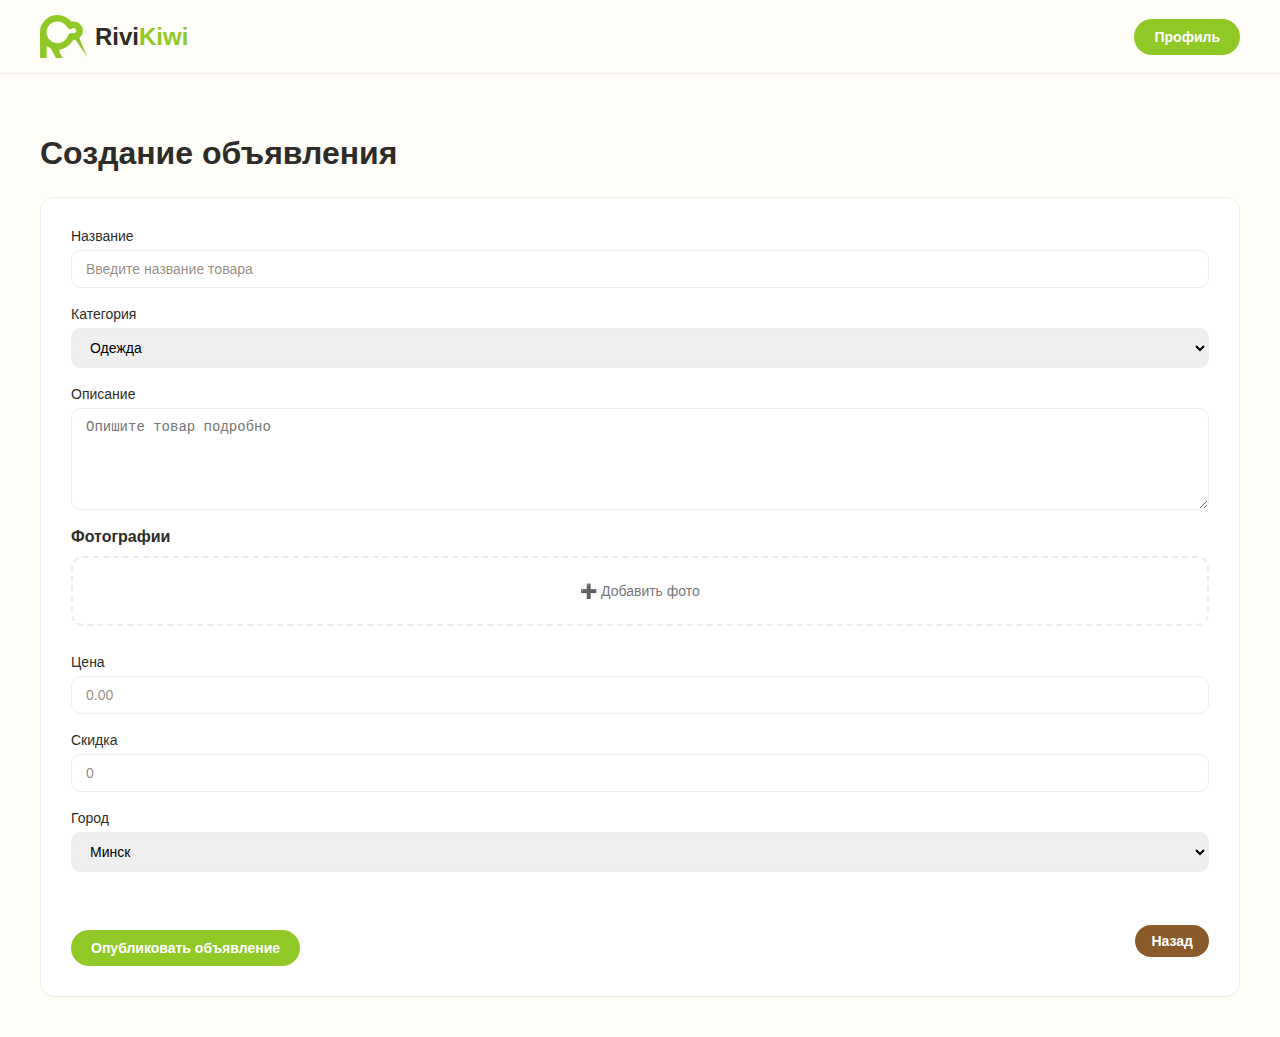
<file: frontend/create-ad.html>
<!DOCTYPE html>
<html lang="ru">
<head>
  <meta charset="UTF-8">
  <meta name="viewport" content="width=device-width, initial-scale=1.0">
  <title>Создать объявление — RiviKiwi</title>

  <link rel="stylesheet" href="assets/css/main-page-style.css">
  <link rel="stylesheet" href="assets/css/create-ad.css">
</head>
<body>

<!-- ===== HEADER ===== -->
<header class="site-header">
  <div class="container header-top">

    <a href="index.html" class="logo">
      <img src="assets/images/icons/rivikiwi-logo.svg">
      <span class="logo-text">Rivi<span class="green-text">Kiwi</span></span>
    </a>

    <div class="header-actions">
      <a href="self-profile.html" class="btn btn-primary">Профиль</a>
    </div>

  </div>
</header>

<!-- ===== MAIN ===== -->
<main class="container create-ad-page">

  <h1 class="page-title">Создание объявления</h1>

  <form class="create-ad-form">

    <label>
      Название
      <input type="text" placeholder="Введите название товара" required class="active-input">
    </label>

    <label>
      Категория
      <select class="active-input">
        <option>Одежда</option>
        <option>Электроника</option>
        <option>Авто и запчасти</option>
        <option>Недвижимость</option>
        <option>Дом и сад</option>
        <option>Услуги</option>
        <option>Хобби</option>
      </select>
    </label>

    <label>
      Описание
      <textarea rows="5" placeholder="Опишите товар подробно" class="active-input"></textarea>
    </label>

    <!-- ===== IMAGES ===== -->
    <div class="image-upload">
      <span class="upload-title">Фотографии</span>

      <label class="upload-box">
        <input type="file" id="imageInput" multiple accept="image/*"  class="active-input">
        <span>➕ Добавить фото</span>
      </label>

      <div class="image-preview" id="imagePreview">
        
      </div>
    </div>

    <label>
      Цена
      <input type="number" placeholder="0.00" class="active-input">
    </label>

    <label>
      Скидка
      <input type="number" placeholder="0" class="active-input">
    </label>

    <label>
      Город
      <select class="active-input">
        <option>Минск</option>
        <option>Гродно</option>
        <option>Брест</option>
        <option>Гомель</option>
        <option>Витебск</option>
        <option>Могилев</option>
      </select>
    </label>

    <div class="form-actions">
    <button type="submit" class="btn btn-primary btn-submit">
      Опубликовать объявление
    </button>

    <a href="index.html" class="btn btn-cancel">
      Назад
    </a>
    </div>
  </form>

</main>

<script src="assets/js/create-ad.js"></script>
</body>
</html>
</file>
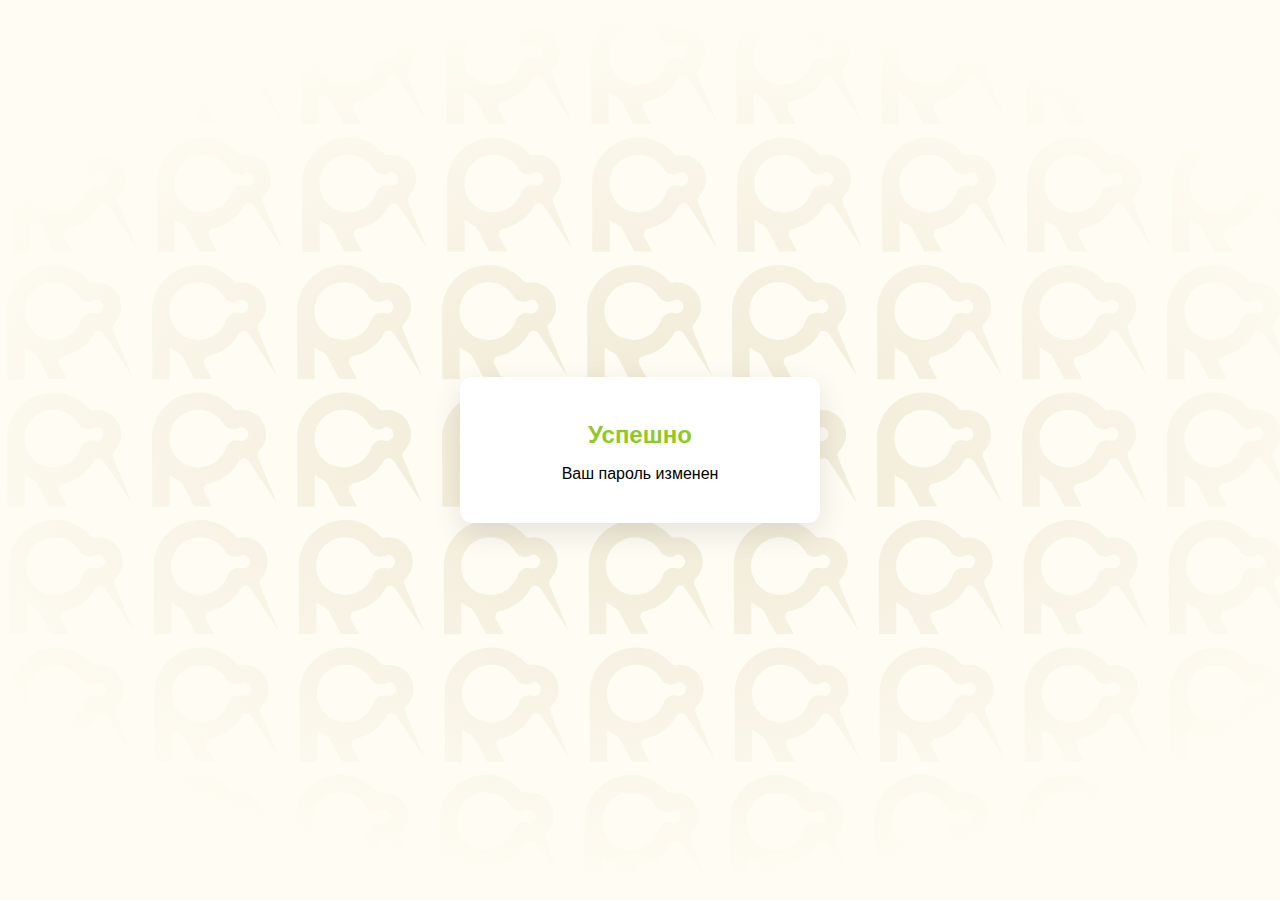
<file: frontend/password-change-success.html>
<!DOCTYPE html>
<html lang="ru">
<head>
  <meta charset="UTF-8">
  <link rel="icon" href="assets/images/icons/rivikiwi-logo.svg" type="image/x-icon">
  <title>Смена пароля</title>
  <link rel="stylesheet" href="assets/css/style-authorization.css">
  <script src="assets/js/main-authorization.js" defer></script>
</head>
<body>
    <div class="registration-wrapper">
      <div id="password-change-form" class="registration-card">
          <h2 class="title"><strong>Успешно</strong></h2>
          <p>Ваш пароль изменен</p>
      </div>
    </div>
</body>
</html>
</file>
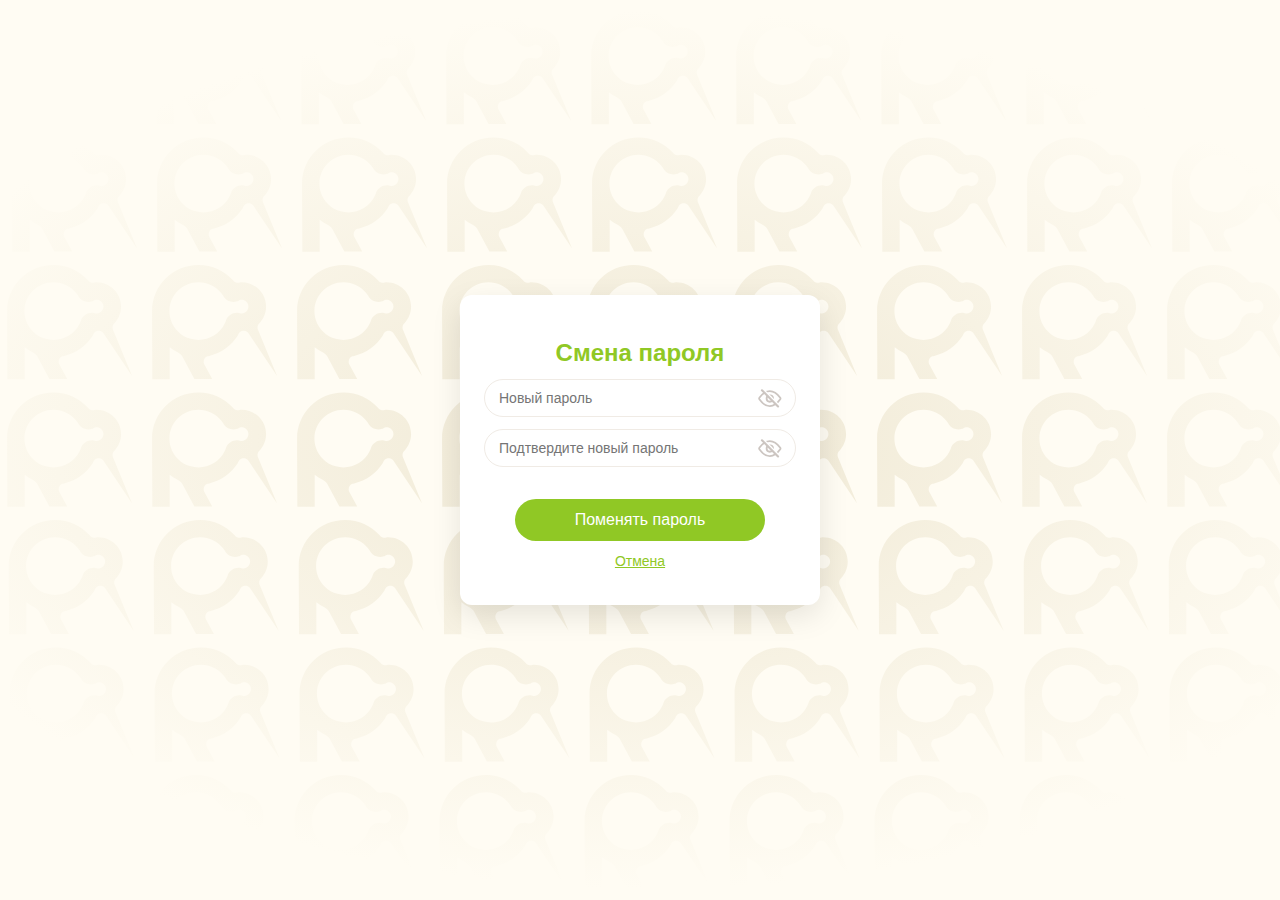
<file: frontend/password-change.html>
<!DOCTYPE html>
<html lang="ru">
<head>
  <meta charset="UTF-8">
  <link rel="icon" href="assets/images/icons/rivikiwi-logo.svg" type="image/x-icon">
  <title>Смена пароля</title>
  <link rel="stylesheet" href="assets/css/style-authorization.css">
  <script src="assets/js/main-authorization.js" defer></script>
</head>
<body>
    <div class="registration-wrapper">
      <form id="password-change-form" class="registration-card">
          <h2 class="title"><strong>Смена пароля</strong></h2>
          <div class="password-field">
            <input id="new-password" type="password" placeholder="Новый пароль">
            <span class="eye">
                <img src="assets/images/icons/closed-eye.svg" alt="Показать пароль">
            </span>
          </div>

        <div class="password-field">
          <input id="new-password-confirm" type="password" placeholder="Подтвердите новый пароль">
          <span class="eye">
              <img src="assets/images/icons/closed-eye.svg" alt="Показать пароль">
          </span>
        </div>

        <button type="submit" class="registration-btn">Поменять пароль</button>

        <p class="no-account"><a href="self-profile.html" class="link">Отмена</a></p>

      </form>
    </div>
</body>
</html>
</file>
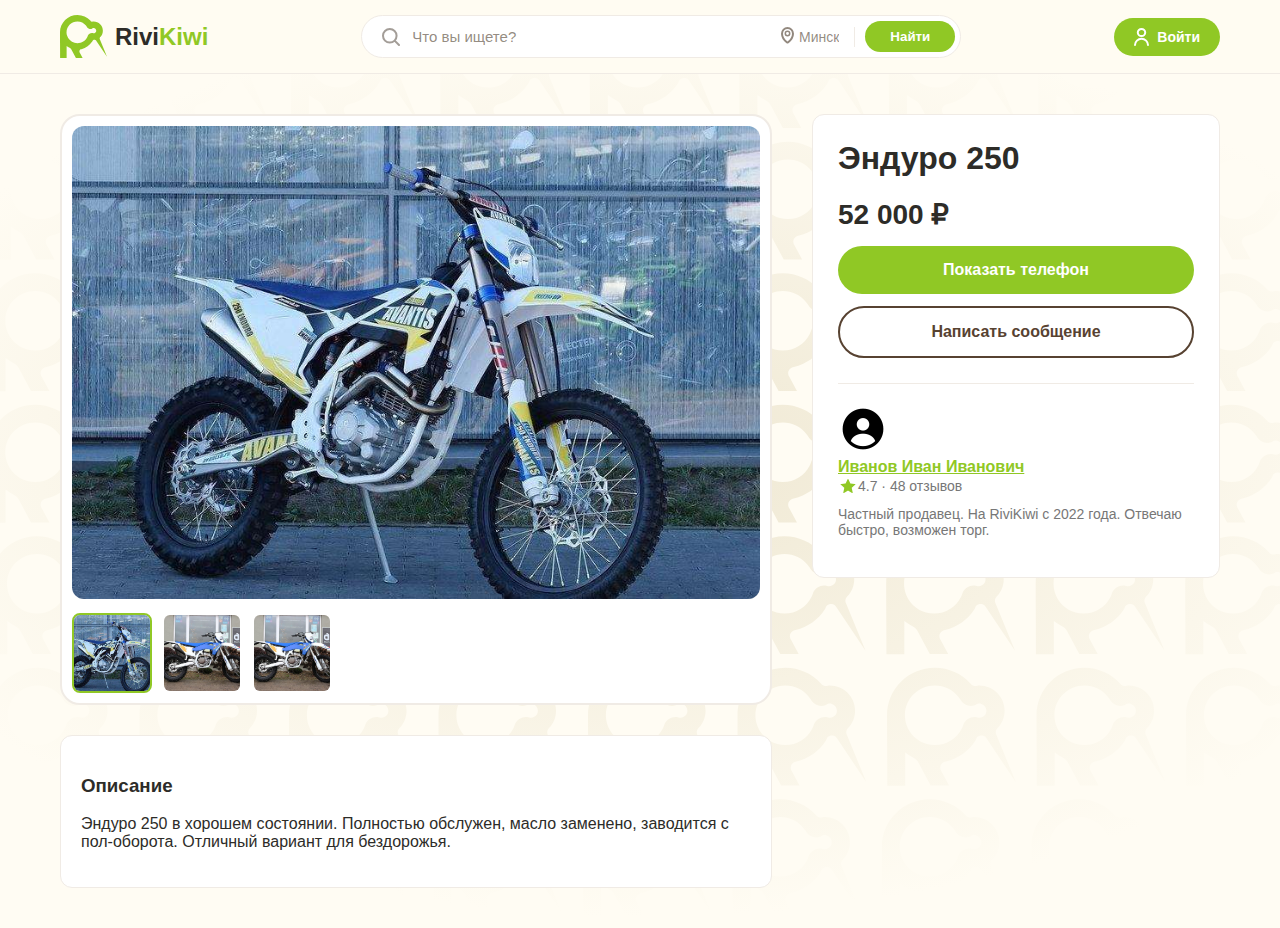
<file: frontend/product-card.html>
<!DOCTYPE html>
<html lang="ru">
<head>
  <meta charset="UTF-8">
  <meta name="viewport" content="width=device-width, initial-scale=1.0">
  <link rel="icon" href="assets/images/icons/rivikiwi-logo.svg" type="image/x-icon">
  <title>Эндуро 250 — RiviKiwi</title>
  <link rel="stylesheet" href="assets/css/style-product.css">
  <script src="assets/js/main-page-scripts.js" defer></script>
  <script src="assets/js/product-card.js" defer></script>
</head>
<body>

<!-- ================= HEADER (из index.html) ================= -->
<header class="site-header">
    <!-- Верхний этаж -->
    <div class="container">
        <div class="header-top">
            <!-- Логотип -->
            <a href="index.html" class="logo">
                <svg width="47" height="43" viewBox="0 0 47 43" fill="none" xmlns="http://www.w3.org/2000/svg">
                <path fill-rule="evenodd" clip-rule="evenodd" d="M9.61037 32.7991C10.4569 33.2225 11.0247 33.7991 11.3809 34.4226L15.9137 42.9061H22.6173L19.8224 37.6752C19.7013 37.5096 19.6028 37.3267 19.5315 37.1308C19.4462 36.8967 19.3998 36.6442 19.3998 36.381C19.3998 35.4446 19.9878 34.6444 20.8175 34.3241C21.0176 34.2468 21.2317 34.1975 21.4551 34.1809C21.4699 34.1798 21.4849 34.1788 21.4998 34.178C25.9779 33.1255 29.7889 30.3621 32.1925 26.6219C32.269 26.4723 32.3336 26.3166 32.3977 26.1623C32.5569 25.7788 32.7125 25.404 33.0371 25.1542C33.2498 24.9904 33.4934 24.8642 33.7576 24.7853C33.9607 24.7247 34.176 24.6921 34.3991 24.6921C34.52 24.6921 34.6388 24.7017 34.7545 24.7202C35.2927 24.8059 35.7663 25.0833 36.102 25.4794C36.2099 25.6067 36.3035 25.7462 36.3805 25.8956L47 41.7679L39.9435 24.6128C39.8475 24.4464 39.7728 24.2664 39.7229 24.0764C39.6761 23.8982 39.6512 23.7113 39.6512 23.5186C39.6512 22.9769 39.848 22.4808 40.1744 22.0968C40.2391 22.0207 40.3089 21.949 40.3833 21.8823C41.925 20.2462 42.8687 18.0485 42.8687 15.6321C42.8687 10.5765 38.7378 6.47817 33.642 6.47817C33.395 6.47817 33.1619 6.52531 32.9293 6.57235C32.6976 6.61919 32.4664 6.66594 32.2225 6.66594C32.1111 6.66594 32.0016 6.65781 31.8946 6.64211C31.4936 6.58331 31.1274 6.41832 30.8261 6.17687C30.705 6.0798 30.617 5.9679 30.5223 5.84765C30.4627 5.77187 30.4005 5.69277 30.3257 5.61198C27.1342 2.16237 22.5515 0 17.4598 0C7.81701 0 0 7.75535 0 17.3221C0 21.5977 0.0236507 25.877 0.0473051 30.1569C0.0709671 34.4383 0.0946329 38.7203 0.0946329 43H6.62431V30.9057C7.54837 31.6322 8.54829 32.2679 9.61037 32.7991ZM33.4151 18.2043C32.8847 18.1588 32.4331 17.9323 31.8913 17.9323C30.1213 17.9323 28.5981 18.9803 27.9176 20.485C27.8417 20.7326 27.757 20.9764 27.664 21.2161C27.5327 21.5546 27.3848 21.8848 27.2212 22.206C25.4204 25.7416 21.7255 28.1659 17.4598 28.1659C16.4453 28.1659 15.4632 28.0288 14.5311 27.7723C10.9616 26.7898 8.12653 24.0554 7.02561 20.5611C6.84213 19.9788 6.70682 19.3753 6.62431 18.7554C6.56188 18.2864 6.52967 17.8079 6.52967 17.3221C6.52967 17.2593 6.53021 17.1967 6.53128 17.1343C6.63229 11.232 11.4865 6.47817 17.4598 6.47817C20.9045 6.47817 23.9771 8.05915 25.9805 10.5296C26.2092 10.8117 26.4239 11.1053 26.6237 11.4095C26.7802 11.6477 26.9275 11.8923 27.0651 12.143C27.8581 13.206 29.1311 13.8952 30.5664 13.8952C31.0486 13.8952 31.5124 13.8174 31.9459 13.6739C32.3794 13.5303 32.6435 13.2087 33.064 13.1141C33.2499 13.0723 33.4433 13.0502 33.642 13.0502C33.9107 13.0502 34.1699 13.0906 34.4137 13.1656C35.4742 13.4918 36.2444 14.4727 36.2444 15.6321C36.2444 16.6011 35.7063 17.4455 34.9104 17.8871C34.5352 18.0953 34.1026 18.214 33.642 18.214C33.5655 18.214 33.4899 18.2107 33.4151 18.2043Z" fill="#90C825"/>
                </svg>
                <span class="logo-text">Rivi<span class="green-text">Kiwi</span></span>
            </a>
            <!-- Поиск -->
            <div class="search-bar">
                <img src="assets/images/icons/search-icon.svg">
                <input type="text" placeholder="Что вы ищете?">
                <div class="location-wrapper">
                    <div class="location" onclick="toggleCityMenu()" style="cursor: pointer;">
                        <span class="location-icon"><svg width="13" height="17" viewBox="0 0 13 17" fill="none" xmlns="http://www.w3.org/2000/svg">
    <path d="M1 6.69532C1 10.6869 4.33497 13.9876 5.81112 15.2532C6.0224 15.4343 6.12926 15.526 6.28687 15.5724C6.4096 15.6086 6.59024 15.6086 6.71297 15.5724C6.8709 15.5259 6.97705 15.4351 7.18912 15.2533C8.66525 13.9878 12 10.6872 12 6.69569C12 5.18514 11.4206 3.73629 10.3891 2.66817C9.3577 1.60006 7.95881 1 6.50012 1C5.04143 1 3.64238 1.60015 2.61092 2.66826C1.57947 3.73638 1 5.18478 1 6.69532Z" stroke-width="2" stroke-linecap="round" stroke-linejoin="round"/>
    <path d="M4.3 6.6151C4.3 7.85561 5.28494 8.86118 6.5 8.86118C7.71506 8.86118 8.7 7.85561 8.7 6.6151C8.7 5.37462 7.71506 4.36902 6.5 4.36902C5.28494 4.36902 4.3 5.37462 4.3 6.6151Z"  stroke-width="1.5" stroke-linecap="round" stroke-linejoin="round"/>
    </svg></span>
                        <span class="location-text">
                            <a class="current-city">Минск</a>
                        </span>
                    </div>
                    <div class="city-dropdown" id="cityDropdown">
                        <div class="city-option" onclick="selectCity('Минск')">Минск</div>
                        <div class="city-option" onclick="selectCity('Брест')">Брест</div>
                        <div class="city-option" onclick="selectCity('Гомель')">Гомель</div>
                        <div class="city-option" onclick="selectCity('Гродно')">Гродно</div>
                        <div class="city-option" onclick="selectCity('Витебск')">Витебск</div>
                        <div class="city-option" onclick="selectCity('Могилев')">Могилев</div>
                    </div>
                </div>
                <button class="btn-search btn-primary">Найти</button>
            </div>
            
            <!-- Кнопки -->
            <div class="header-actions">
                <a href="login.html" class="btn btn-primary">
                    <svg width="15" height="18" viewBox="0 0 15 18" fill="none" xmlns="http://www.w3.org/2000/svg">
                    <path d="M14 17C14 13.5636 11.0899 10.7778 7.5 10.7778C3.91015 10.7778 1 13.5636 1 17M7.5 8.11111C5.44866 8.11111 3.78571 6.51924 3.78571 4.55556C3.78571 2.59188 5.44866 1 7.5 1C9.55131 1 11.2143 2.59188 11.2143 4.55556C11.2143 6.51924 9.55131 8.11111 7.5 8.11111Z" stroke-width="2" stroke-linecap="round" stroke-linejoin="round"/>
                    </svg>
                    <span>Войти</span>
                </a>
            </div>
        </div>
    </div>
</header>

<!-- ================= PRODUCT PAGE ================= -->
<main class="product-page">
  <div class="container">
  <div class="product-layout">

    <!-- Левая часть -->
    <div class="product-left">

      <div class="product-images">
        <img id="main-image" src="assets/images/products/enduro.jpg" class="main-image" alt="Эндуро 250">

        <div class="gallery">
          <img src="assets/images/products/enduro.jpg" class="thumbnail active" onclick="changeImage(this)">
          <img src="assets/images/products/enduro2.jpeg" class="thumbnail" onclick="changeImage(this)">
          <img src="assets/images/products/enduro2.jpeg" class="thumbnail" onclick="changeImage(this)">
        </div>
      </div>
      <div class="product-description">
        <h3>Описание</h3>
        <p>
          Эндуро 250 в хорошем состоянии. Полностью обслужен,
          масло заменено, заводится с пол-оборота.
          Отличный вариант для бездорожья.
        </p>
      </div>
    </div>

    <!-- Правая часть -->
    <div class="product-right">

      <h1 class="product-title">Эндуро 250</h1>
      <div class="product-price">52 000 ₽</div>

      <button class="btn btn-primary btn-large">Показать телефон</button>
      <button class="btn btn-outline btn-large">Написать сообщение</button>

      <!-- Продавец -->
      <div class="seller-card">
        <a class="seller-header">
          <a href="user-profile.html"><img src="assets/images/users/ava.png" class="seller-avatar"></a>
          <div>
            <a href="user-profile.html" class="link"><div class="seller-name">Иванов Иван Иванович</div></a>
            <div class="seller-rating">
              <svg width="20px" height="20px" viewBox="0 0 24 24" fill="#90C825" xmlns="http://www.w3.org/2000/svg">
              <path d="M11.2691 4.41115C11.5006 3.89177 11.6164 3.63208 11.7776 3.55211C11.9176 3.48263 12.082 3.48263 12.222 3.55211C12.3832 3.63208 12.499 3.89177 12.7305 4.41115L14.5745 8.54808C14.643 8.70162 14.6772 8.77839 14.7302 8.83718C14.777 8.8892 14.8343 8.93081 14.8982 8.95929C14.9705 8.99149 15.0541 9.00031 15.2213 9.01795L19.7256 9.49336C20.2911 9.55304 20.5738 9.58288 20.6997 9.71147C20.809 9.82316 20.8598 9.97956 20.837 10.1342C20.8108 10.3122 20.5996 10.5025 20.1772 10.8832L16.8125 13.9154C16.6877 14.0279 16.6252 14.0842 16.5857 14.1527C16.5507 14.2134 16.5288 14.2807 16.5215 14.3503C16.5132 14.429 16.5306 14.5112 16.5655 14.6757L17.5053 19.1064C17.6233 19.6627 17.6823 19.9408 17.5989 20.1002C17.5264 20.2388 17.3934 20.3354 17.2393 20.3615C17.0619 20.3915 16.8156 20.2495 16.323 19.9654L12.3995 17.7024C12.2539 17.6184 12.1811 17.5765 12.1037 17.56C12.0352 17.5455 11.9644 17.5455 11.8959 17.56C11.8185 17.5765 11.7457 17.6184 11.6001 17.7024L7.67662 19.9654C7.18404 20.2495 6.93775 20.3915 6.76034 20.3615C6.60623 20.3354 6.47319 20.2388 6.40075 20.1002C6.31736 19.9408 6.37635 19.6627 6.49434 19.1064L7.4341 14.6757C7.46898 14.5112 7.48642 14.429 7.47814 14.3503C7.47081 14.2807 7.44894 14.2134 7.41394 14.1527C7.37439 14.0842 7.31195 14.0279 7.18708 13.9154L3.82246 10.8832C3.40005 10.5025 3.18884 10.3122 3.16258 10.1342C3.13978 9.97956 3.19059 9.82316 3.29993 9.71147C3.42581 9.58288 3.70856 9.55304 4.27406 9.49336L8.77835 9.01795C8.94553 9.00031 9.02911 8.99149 9.10139 8.95929C9.16534 8.93081 9.2226 8.8892 9.26946 8.83718C9.32241 8.77839 9.35663 8.70162 9.42508 8.54808L11.2691 4.41115Z" stroke-width="2" stroke-linecap="round" stroke-linejoin="round"/>
              </svg>
              4.7 · 48 отзывов</div>
          </div>
        </div>

        <p class="seller-description">
          Частный продавец. На RiviKiwi с 2022 года.
          Отвечаю быстро, возможен торг.
        </p>
      </div>

    </div>

  </div>
  </div>
</main>

</body>
</html>
</file>
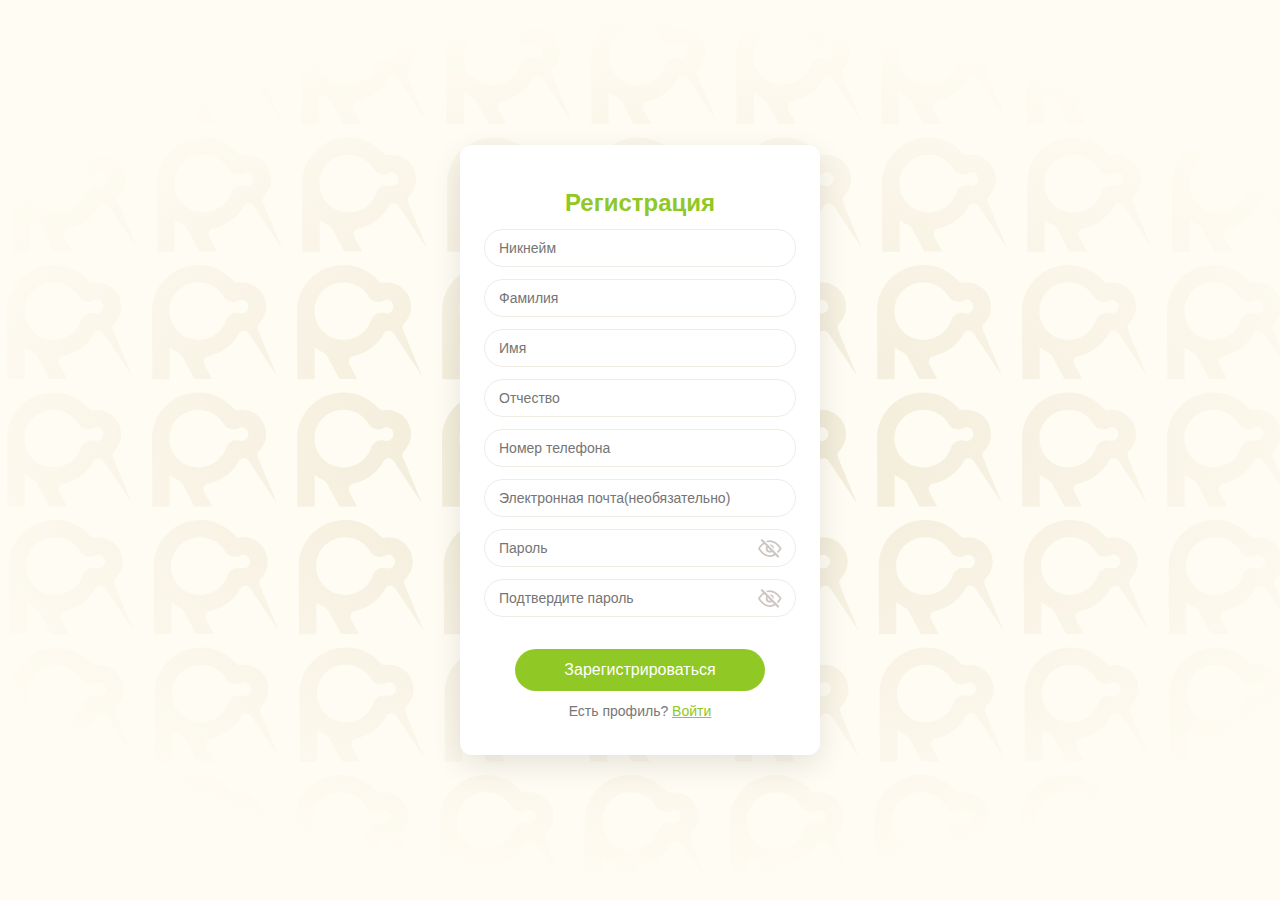
<file: frontend/registration.html>
<!DOCTYPE html>
<html lang="ru">
<head>
  <meta charset="UTF-8">
  <link rel="icon" href="assets/images/icons/rivikiwi-logo.svg" type="image/x-icon">
  <title>Регистрация</title>
  <link rel="stylesheet" href="assets/css/style-authorization.css">
</head>
<body>
    <div class="registration-wrapper">
    <div class="registration-card">
        <h2 class="title"><strong>Регистрация</strong></h2>

        <input type="text" placeholder="Никнейм">
        <input type="text" placeholder="Фамилия">
        <input type="text" placeholder="Имя">
        <input type="text" placeholder="Отчество">
        <input type="text" placeholder="Номер телефона">
        <input type="text" placeholder="Электронная почта(необязательно)">

        <div class="password-field">
        <input type="password" placeholder="Пароль">
        <span class="eye">
            <img src="assets/images/icons/closed-eye.svg" alt="Показать пароль">
        </span>
      </div>

      <div class="password-field">
        <input type="password" placeholder="Подтвердите пароль">
        <span class="eye">
            <img src="assets/images/icons/closed-eye.svg" alt="Показать пароль">
        </span>
      </div>

      <button class="registration-btn">Зарегистрироваться</button>

      <p class="no-account">Есть профиль? <a href="login.html" class="link">Войти</a></p>


    </div>
    </div>

    <script src="assets/js/main-authorization.js"></script>
</body>
</html>
</file>
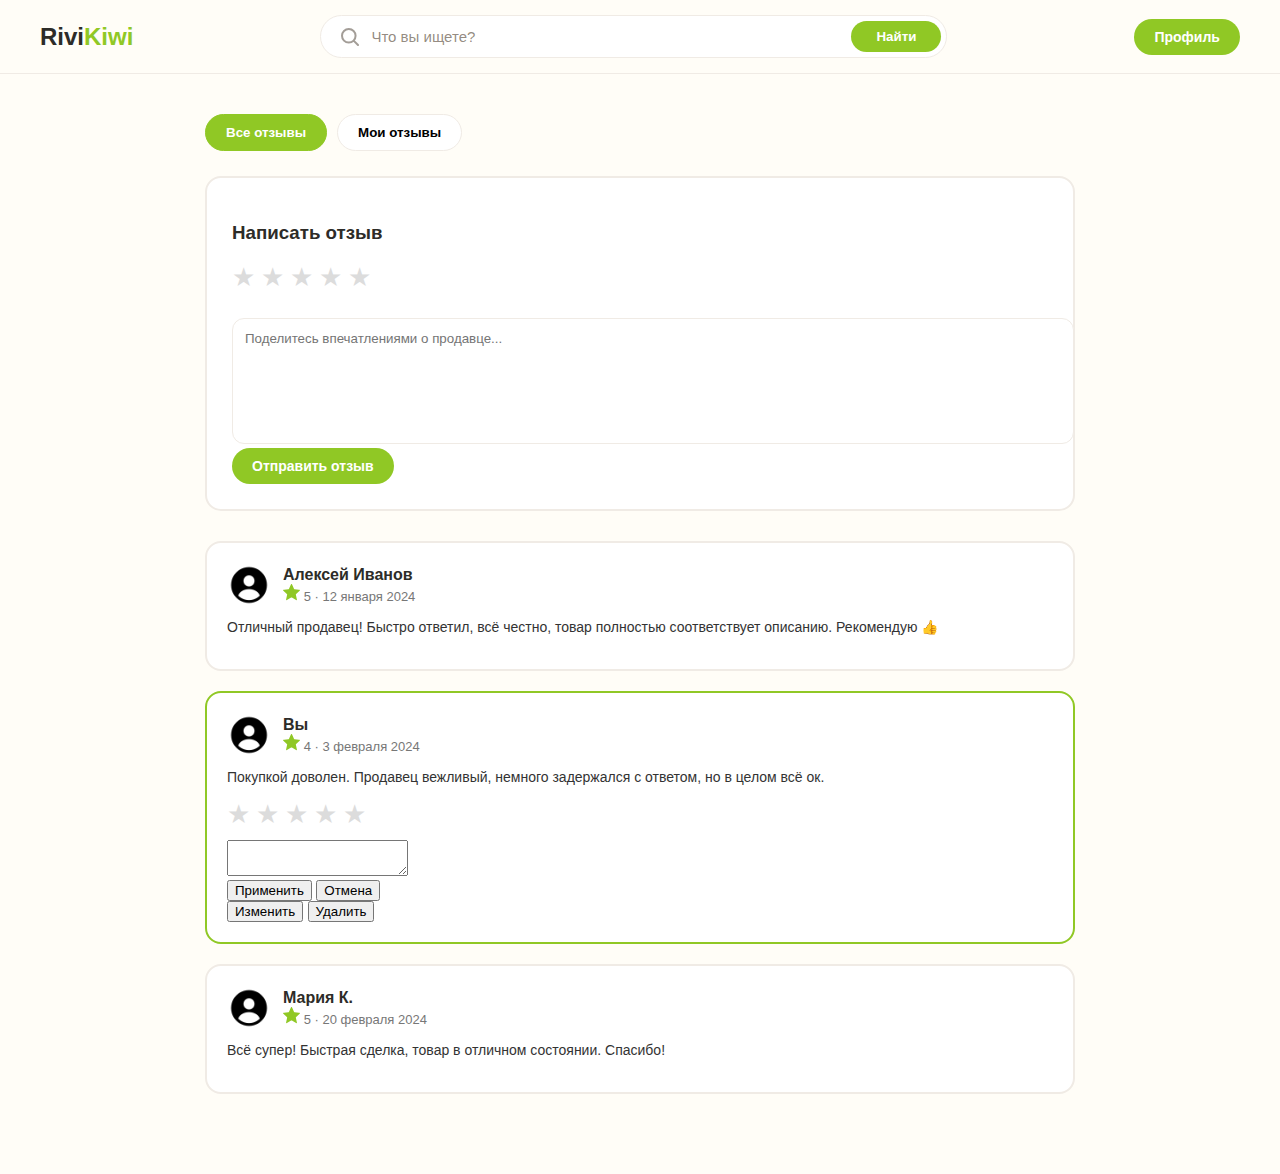
<file: frontend/reviews.html>
<!DOCTYPE html>
<html lang="ru">

<head>
  <meta charset="UTF-8">
  <meta name="viewport" content="width=device-width, initial-scale=1.0">
  <title>Отзывы — RiviKiwi</title>

  <link rel="stylesheet" href="assets/css/main-page-style.css">
  <link rel="stylesheet" href="assets/css/reviews.css">
</head>

<body>

  <!-- ===== HEADER (как везде) ===== -->
  <header class="site-header">
    <div class="container header-top">

      <a href="index.html" class="logo">
        <span class="logo-text">Rivi<span class="green-text">Kiwi</span></span>
      </a>

      <div class="search-bar">
        <img src="assets/images/icons/search-icon.svg">
        <input type="text" placeholder="Что вы ищете?">
        <button class="btn-search">Найти</button>
      </div>

      <div class="header-actions">
        <a href="self-profile.html" class="btn btn-primary">Профиль</a>
      </div>

    </div>
  </header>

  <!-- ===== MAIN ===== -->
  <main class="container reviews-page">

    <div id="jq-notification" class="custom-notification"></div>

    <!-- ===== TABS ===== -->
    <div class="reviews-tabs">
      <button class="tab active" data-tab="all">Все отзывы</button>
      <button class="tab" data-tab="my">Мои отзывы</button>
    </div>


    <!-- ===== WRITE REVIEW ===== -->
    <div class="write-review-card">

      <h3>Написать отзыв</h3>

      <!-- Выбор рейтинга -->
      <div class="rating-select">
        <span class="star" data-value="1">★</span>
        <span class="star" data-value="2">★</span>
        <span class="star" data-value="3">★</span>
        <span class="star" data-value="4">★</span>
        <span class="star" data-value="5">★</span>
      </div>

      <!-- Скрытое поле с оценкой -->
      <input type="hidden" id="ratingValue" value="0">

      <!-- Текст отзыва -->
      <textarea class="review-text-area" placeholder="Поделитесь впечатлениями о продавце..."></textarea>

      <!-- Кнопка -->
      <button class="btn btn-primary submit-review-btn">
        Отправить отзыв
      </button>

    </div>


    <!-- ===== REVIEWS LIST ===== -->
    <div class="reviews-list">

      <!-- ОТЗЫВ 1 -->
      <div class="review-card">
        <div class="review-header">
          <img src="assets/images/users/ava.png" class="review-avatar">
          <div>
            <div class="review-name">Алексей Иванов</div>
            <div class="review-meta">
              <svg width="17" height="17" viewBox="0 0 20 20" fill="none" xmlns="http://www.w3.org/2000/svg">
                <path
                  d="M9.17367 1.02647C9.43547 0.441354 9.56643 0.148797 9.74873 0.0587052C9.90705 -0.0195684 10.093 -0.0195684 10.2513 0.0587052C10.4336 0.148797 10.5646 0.441354 10.8264 1.02647L12.9117 5.68699C12.9892 5.85996 13.0279 5.94644 13.0878 6.01267C13.1407 6.07128 13.2055 6.11815 13.2778 6.15024C13.3596 6.18651 13.4541 6.19645 13.6432 6.21632L18.7371 6.7519C19.3766 6.81914 19.6963 6.85275 19.8387 6.99762C19.9623 7.12344 20.0197 7.29964 19.9939 7.47385C19.9643 7.67438 19.7255 7.88876 19.2478 8.31765L15.4427 11.7336C15.3015 11.8604 15.2308 11.9238 15.1862 12.0009C15.1466 12.0693 15.1218 12.1451 15.1136 12.2236C15.1042 12.3122 15.1239 12.4048 15.1633 12.5901L16.2261 17.5816C16.3596 18.2083 16.4263 18.5216 16.332 18.7012C16.25 18.8573 16.0996 18.9662 15.9253 18.9956C15.7247 19.0294 15.4462 18.8694 14.8891 18.5493L10.452 15.9999C10.2874 15.9053 10.205 15.8581 10.1175 15.8395C10.04 15.8232 9.95998 15.8232 9.88251 15.8395C9.79498 15.8581 9.71265 15.9053 9.54799 15.9999L5.11095 18.5493C4.5539 18.8694 4.27537 19.0294 4.07474 18.9956C3.90046 18.9662 3.75 18.8573 3.66808 18.7012C3.57378 18.5216 3.64049 18.2083 3.77392 17.5816L4.83669 12.5901C4.87614 12.4048 4.89586 12.3122 4.88649 12.2236C4.8782 12.1451 4.85347 12.0693 4.81389 12.0009C4.76916 11.9238 4.69855 11.8604 4.55734 11.7336L0.752309 8.31765C0.274608 7.88876 0.035752 7.67438 0.00605475 7.47385C-0.0197296 7.29964 0.0377312 7.12344 0.161383 6.99762C0.30374 6.85275 0.6235 6.81914 1.26302 6.7519L6.35689 6.21632C6.54596 6.19645 6.64048 6.18651 6.72222 6.15024C6.79454 6.11815 6.85929 6.07128 6.91229 6.01267C6.97217 5.94644 7.01087 5.85996 7.08828 5.68699L9.17367 1.02647Z"
                  fill="#90C825" />
              </svg>
              <span class="review-rating-value"></span>5 · 12 января 2024
            </div>
          </div>
        </div>

        <p class="review-text">
          Отличный продавец! Быстро ответил, всё честно,
          товар полностью соответствует описанию.
          Рекомендую 👍
        </p>
      </div>

      <!-- ОТЗЫВ 2 (МОЙ) -->
      <div class="review-card my-review">
        <div class="review-header">
          <img src="assets/images/users/ava.png" class="review-avatar">
          <div>
            <div class="review-name">Вы</div>
            <div class="review-meta">
              <svg width="17" height="17" viewBox="0 0 20 20" fill="none" xmlns="http://www.w3.org/2000/svg">
                <path
                  d="M9.17367 1.02647C9.43547 0.441354 9.56643 0.148797 9.74873 0.0587052C9.90705 -0.0195684 10.093 -0.0195684 10.2513 0.0587052C10.4336 0.148797 10.5646 0.441354 10.8264 1.02647L12.9117 5.68699C12.9892 5.85996 13.0279 5.94644 13.0878 6.01267C13.1407 6.07128 13.2055 6.11815 13.2778 6.15024C13.3596 6.18651 13.4541 6.19645 13.6432 6.21632L18.7371 6.7519C19.3766 6.81914 19.6963 6.85275 19.8387 6.99762C19.9623 7.12344 20.0197 7.29964 19.9939 7.47385C19.9643 7.67438 19.7255 7.88876 19.2478 8.31765L15.4427 11.7336C15.3015 11.8604 15.2308 11.9238 15.1862 12.0009C15.1466 12.0693 15.1218 12.1451 15.1136 12.2236C15.1042 12.3122 15.1239 12.4048 15.1633 12.5901L16.2261 17.5816C16.3596 18.2083 16.4263 18.5216 16.332 18.7012C16.25 18.8573 16.0996 18.9662 15.9253 18.9956C15.7247 19.0294 15.4462 18.8694 14.8891 18.5493L10.452 15.9999C10.2874 15.9053 10.205 15.8581 10.1175 15.8395C10.04 15.8232 9.95998 15.8232 9.88251 15.8395C9.79498 15.8581 9.71265 15.9053 9.54799 15.9999L5.11095 18.5493C4.5539 18.8694 4.27537 19.0294 4.07474 18.9956C3.90046 18.9662 3.75 18.8573 3.66808 18.7012C3.57378 18.5216 3.64049 18.2083 3.77392 17.5816L4.83669 12.5901C4.87614 12.4048 4.89586 12.3122 4.88649 12.2236C4.8782 12.1451 4.85347 12.0693 4.81389 12.0009C4.76916 11.9238 4.69855 11.8604 4.55734 11.7336L0.752309 8.31765C0.274608 7.88876 0.035752 7.67438 0.00605475 7.47385C-0.0197296 7.29964 0.0377312 7.12344 0.161383 6.99762C0.30374 6.85275 0.6235 6.81914 1.26302 6.7519L6.35689 6.21632C6.54596 6.19645 6.64048 6.18651 6.72222 6.15024C6.79454 6.11815 6.85929 6.07128 6.91229 6.01267C6.97217 5.94644 7.01087 5.85996 7.08828 5.68699L9.17367 1.02647Z"
                  fill="#90C825" />
              </svg>
              <span class="review-rating-value"></span>4 · 3 февраля 2024
            </div>
          </div>
        </div>

        <p class="review-text">
          Покупкой доволен. Продавец вежливый,
          немного задержался с ответом, но в целом всё ок.
        </p>

        <!-- EDIT REVIEW FORM (скрыта по умолчанию) -->
        <div class="edit-review-form">

          <!-- выбор рейтинга -->
          <div class="rating-select edit-rating">
            <span class="star" data-value="1">★</span>
            <span class="star" data-value="2">★</span>
            <span class="star" data-value="3">★</span>
            <span class="star" data-value="4">★</span>
            <span class="star" data-value="5">★</span>
          </div>

          <textarea class="review-text-area edit-textarea">
          </textarea>

          <div class="edit-review-actions">
            <button class="review-btn apply-btn">Применить</button>
            <button class="review-btn cancel-btn">Отмена</button>
          </div>

        </div>


        <div class="review-actions">
          <button class="review-btn edit-btn">Изменить</button>
          <button class="review-btn delete-btn">Удалить</button>
        </div>

      </div>

      <!-- ОТЗЫВ 3 -->
      <div class="review-card">
        <div class="review-header">
          <img src="assets/images/users/ava.png" class="review-avatar">
          <div>
            <div class="review-name">Мария К.</div>
            <div class="review-meta">
              <svg width="17" height="17" viewBox="0 0 20 20" fill="none" xmlns="http://www.w3.org/2000/svg">
                <path
                  d="M9.17367 1.02647C9.43547 0.441354 9.56643 0.148797 9.74873 0.0587052C9.90705 -0.0195684 10.093 -0.0195684 10.2513 0.0587052C10.4336 0.148797 10.5646 0.441354 10.8264 1.02647L12.9117 5.68699C12.9892 5.85996 13.0279 5.94644 13.0878 6.01267C13.1407 6.07128 13.2055 6.11815 13.2778 6.15024C13.3596 6.18651 13.4541 6.19645 13.6432 6.21632L18.7371 6.7519C19.3766 6.81914 19.6963 6.85275 19.8387 6.99762C19.9623 7.12344 20.0197 7.29964 19.9939 7.47385C19.9643 7.67438 19.7255 7.88876 19.2478 8.31765L15.4427 11.7336C15.3015 11.8604 15.2308 11.9238 15.1862 12.0009C15.1466 12.0693 15.1218 12.1451 15.1136 12.2236C15.1042 12.3122 15.1239 12.4048 15.1633 12.5901L16.2261 17.5816C16.3596 18.2083 16.4263 18.5216 16.332 18.7012C16.25 18.8573 16.0996 18.9662 15.9253 18.9956C15.7247 19.0294 15.4462 18.8694 14.8891 18.5493L10.452 15.9999C10.2874 15.9053 10.205 15.8581 10.1175 15.8395C10.04 15.8232 9.95998 15.8232 9.88251 15.8395C9.79498 15.8581 9.71265 15.9053 9.54799 15.9999L5.11095 18.5493C4.5539 18.8694 4.27537 19.0294 4.07474 18.9956C3.90046 18.9662 3.75 18.8573 3.66808 18.7012C3.57378 18.5216 3.64049 18.2083 3.77392 17.5816L4.83669 12.5901C4.87614 12.4048 4.89586 12.3122 4.88649 12.2236C4.8782 12.1451 4.85347 12.0693 4.81389 12.0009C4.76916 11.9238 4.69855 11.8604 4.55734 11.7336L0.752309 8.31765C0.274608 7.88876 0.035752 7.67438 0.00605475 7.47385C-0.0197296 7.29964 0.0377312 7.12344 0.161383 6.99762C0.30374 6.85275 0.6235 6.81914 1.26302 6.7519L6.35689 6.21632C6.54596 6.19645 6.64048 6.18651 6.72222 6.15024C6.79454 6.11815 6.85929 6.07128 6.91229 6.01267C6.97217 5.94644 7.01087 5.85996 7.08828 5.68699L9.17367 1.02647Z"
                  fill="#90C825" />
              </svg>
              <span class="review-rating-value">5</span> · 20 февраля 2024
            </div>
          </div>
        </div>

        <p class="review-text">
          Всё супер! Быстрая сделка, товар в отличном состоянии.
          Спасибо!
        </p>
      </div>

    </div>

  </main>

  <script src="assets/js/reviews.js"></script>

</body>

</html>
</file>
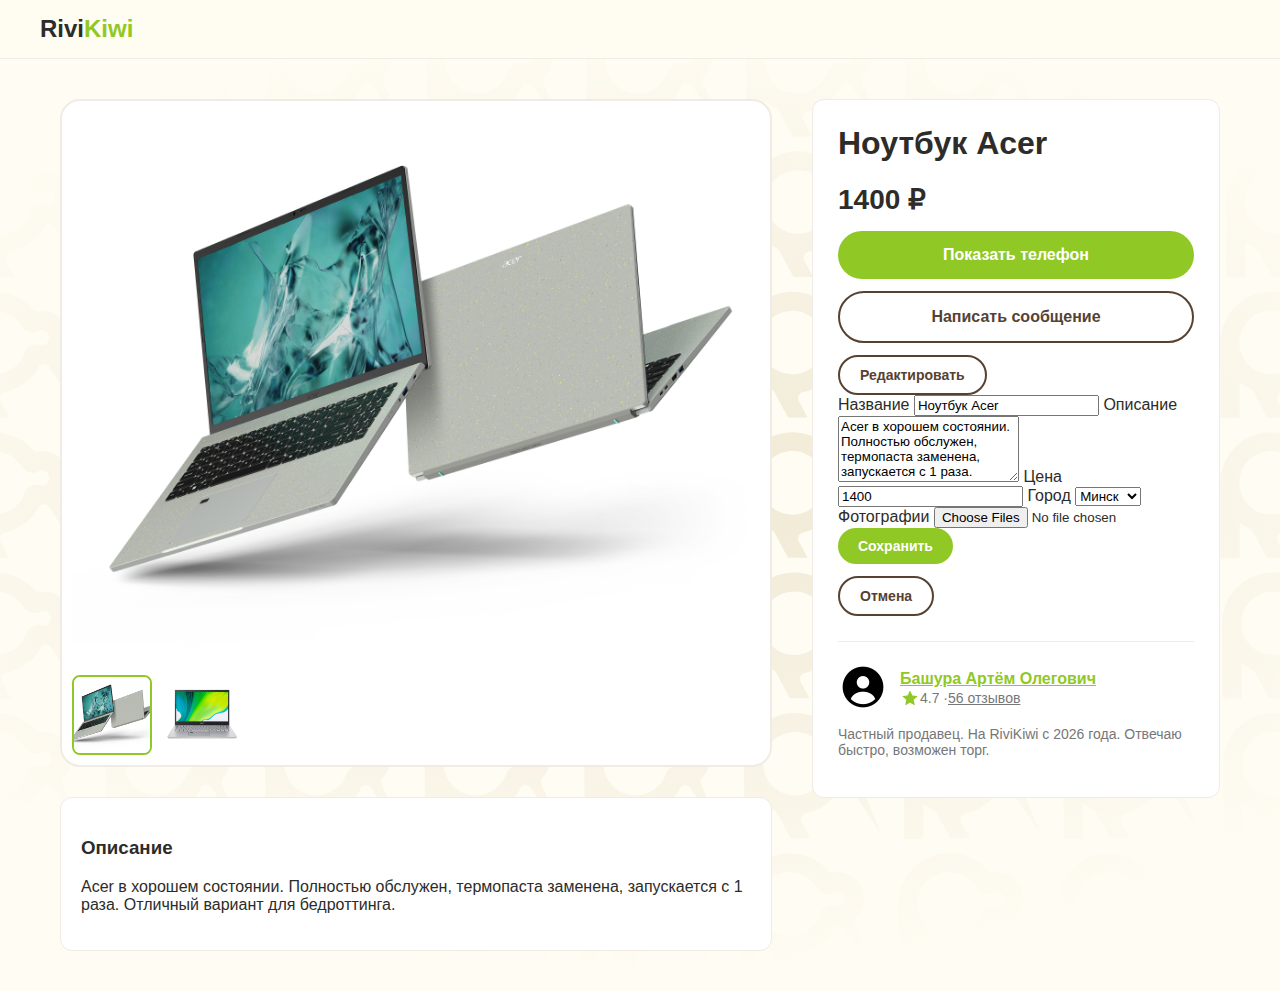
<file: frontend/self-product-card.html>
<!DOCTYPE html>
<html lang="ru">
<head>
  <meta charset="UTF-8">
  <meta name="viewport" content="width=device-width, initial-scale=1.0">
  <title>Acer — RiviKiwi</title>

  <link rel="stylesheet" href="assets/css/style-product.css">
  <script src="assets/js/product-card.js" defer></script>
</head>
<body>

<!-- ===== HEADER ===== -->
<header class="site-header">
  <div class="container header-top">
    <a href="index.html" class="logo">
      <span class="logo-text">Rivi<span class="green-text">Kiwi</span></span>
    </a>
  </div>
</header>

<!-- ===== PRODUCT PAGE ===== -->
<main class="product-page">
  <div class="container">
    <div class="product-layout">

      <!-- ===== LEFT ===== -->
      <div class="product-left">

        <!-- Images -->
        <div class="product-images">
          <img id="main-image" src="assets/images/products/acer1.jpg" class="main-image" alt="Acer">

          <div class="gallery">
            <img src="assets/images/products/acer1.jpg" class="thumbnail active" onclick="changeImage(this)">
            <img src="assets/images/products/acer2.jpg" class="thumbnail" onclick="changeImage(this)">
          </div>
        </div>

        <!-- Description -->
        <div class="product-description">
          <h3>Описание</h3>
          <p id="viewDescription">
            Acer в хорошем состоянии. Полностью обслужен,
            термопаста заменена, запускается с 1 раза.
            Отличный вариант для бедроттинга.
          </p>
        </div>

      </div>

      <!-- ===== RIGHT ===== -->
      <div class="product-right">

        <!-- VIEW MODE -->
        <h1 class="product-title" id="viewTitle">Ноутбук Acer</h1>
        <div class="product-price" id="viewPrice">1400 ₽</div>

        <button class="btn btn-primary btn-large">Показать телефон</button>
        <button class="btn btn-outline btn-large">Написать сообщение</button>

        <!-- EDIT BUTTON -->
        <button class="btn btn-outline" id="editToggle" type="button">
            Редактировать
        </button>

                <!-- ===== EDIT FORM ===== -->
        <div class="product-edit-wrapper hidden" id="productEdit">

          <label>
            Название
            <input type="text" id="editTitle" value="Ноутбук Acer">
          </label>

          <label>
            Описание
            <textarea id="editDescription" rows="4">
Acer в хорошем состоянии. Полностью обслужен,
термопаста заменена, запускается с 1 раза.
Отличный вариант для бедроттинга.
            </textarea>
          </label>

          <label>
            Цена
            <input type="number" id="editPrice" value="1400">
          </label>

          <label>
            Город
            <select id="editCity">
              <option selected>Минск</option>
              <option>Гродно</option>
              <option>Брест</option>
            </select>
          </label>

          <label>
            Фотографии
            <input type="file" multiple accept="image/*">
          </label>

          <div class="form-actions">
            <button class="btn btn-primary" id="saveEdit" type="button">Сохранить</button>
            <button class="btn btn-outline" id="cancelEdit" type="button">Отмена</button>
          </div>

        </div>

        <!-- ===== SELLER ===== -->
        <div class="seller-card">
          <div class="seller-header">
            <a href="self-profile.html">
              <img src="assets/images/users/ava.png" class="seller-avatar">
            </a>
            <div>
              <a href="self-profile.html" class="link">
                <div class="seller-name">Башура Артём Олегович</div>
              </a>
              <div class="seller-rating">
                <svg width="20" height="20" viewBox="0 0 24 24" fill="#90C825" xmlns="http://www.w3.org/2000/svg">
                  <path d="M11.2691 4.41115C11.5006 3.89177 11.6164 3.63208 11.7776 3.55211C11.9176 3.48263 12.082 3.48263 12.222 3.55211C12.3832 3.63208 12.499 3.89177 12.7305 4.41115L14.5745 8.54808C14.643 8.70162 14.6772 8.77839 14.7302 8.83718C14.777 8.8892 14.8343 8.93081 14.8982 8.95929C14.9705 8.99149 15.0541 9.00031 15.2213 9.01795L19.7256 9.49336C20.2911 9.55304 20.5738 9.58288 20.6997 9.71147C20.809 9.82316 20.8598 9.97956 20.837 10.1342C20.8108 10.3122 20.5996 10.5025 20.1772 10.8832L16.8125 13.9154C16.6877 14.0279 16.6252 14.0842 16.5857 14.1527C16.5507 14.2134 16.5288 14.2807 16.5215 14.3503C16.5132 14.429 16.5306 14.5112 16.5655 14.6757L17.5053 19.1064C17.6233 19.6627 17.6823 19.9408 17.5989 20.1002C17.5264 20.2388 17.3934 20.3354 17.2393 20.3615C17.0619 20.3915 16.8156 20.2495 16.323 19.9654L12.3995 17.7024C12.2539 17.6184 12.1811 17.5765 12.1037 17.56C12.0352 17.5455 11.9644 17.5455 11.8959 17.56C11.8185 17.5765 11.7457 17.6184 11.6001 17.7024L7.67662 19.9654C7.18404 20.2495 6.93775 20.3915 6.76034 20.3615C6.60623 20.3354 6.47319 20.2388 6.40075 20.1002C6.31736 19.9408 6.37635 19.6627 6.49434 19.1064L7.4341 14.6757C7.46898 14.5112 7.48642 14.429 7.47814 14.3503C7.47081 14.2807 7.44894 14.2134 7.41394 14.1527C7.37439 14.0842 7.31195 14.0279 7.18708 13.9154L3.82246 10.8832C3.40005 10.5025 3.18884 10.3122 3.16258 10.1342C3.13978 9.97956 3.19059 9.82316 3.29993 9.71147C3.42581 9.58288 3.70856 9.55304 4.27406 9.49336L8.77835 9.01795C8.94553 9.00031 9.02911 8.99149 9.10139 8.95929C9.16534 8.93081 9.2226 8.8892 9.26946 8.83718C9.32241 8.77839 9.35663 8.70162 9.42508 8.54808L11.2691 4.41115Z"/>
                </svg>
                4.7 · <a href="reviews.html" class="review-link">56 отзывов</a>
              </div>
            </div>
          </div>

          <p class="seller-description">
            Частный продавец. На RiviKiwi с 2026 года.
            Отвечаю быстро, возможен торг.
          </p>
        </div>
      </div>
    </div>
  </div>
</main>

</body>
</html>
</file>
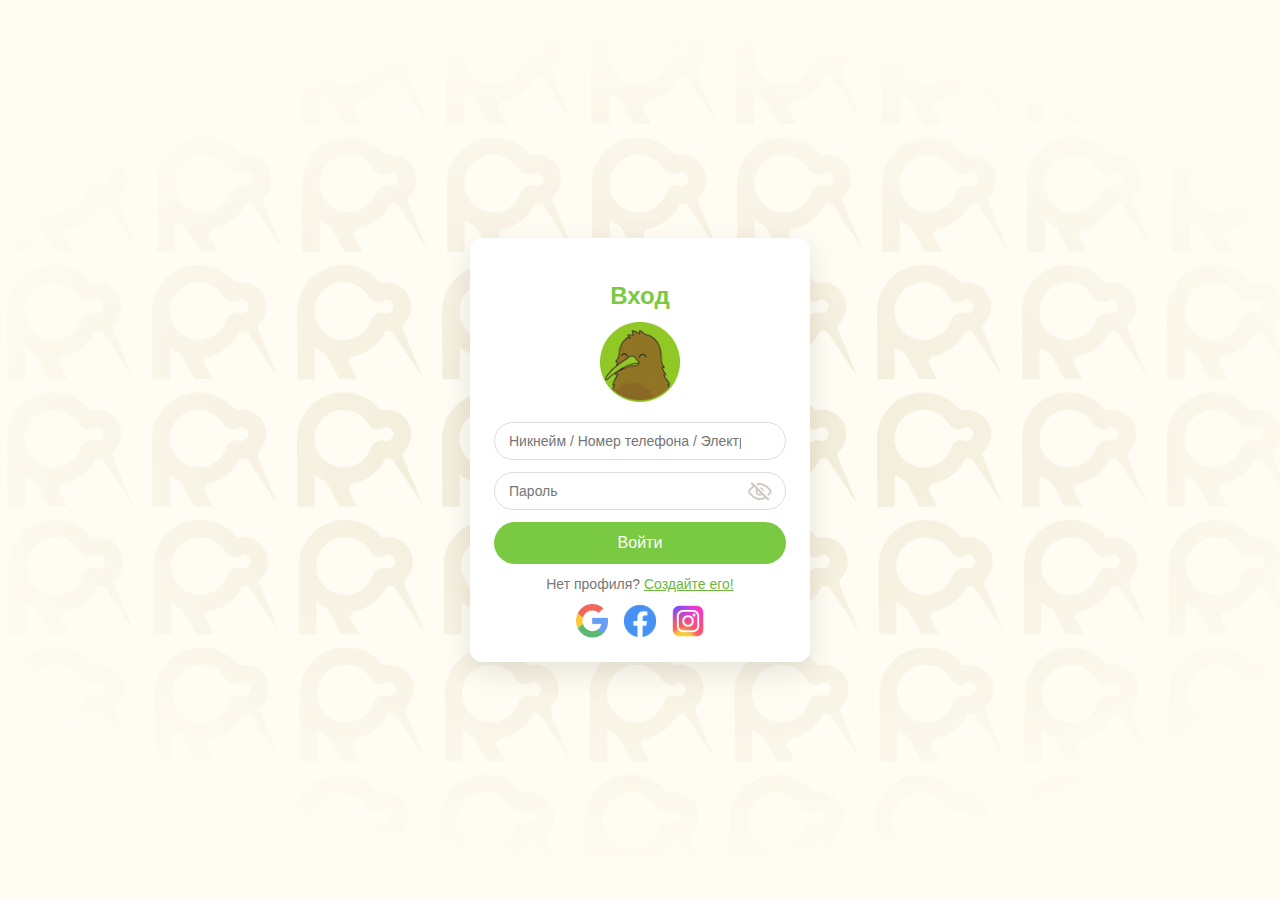
<file: login-registration/login.html>
<!DOCTYPE html>
<html lang="ru">
<head>
  <meta charset="UTF-8">
  <title>Вход</title>
  <link rel="stylesheet" href="./css/style.css">
</head>
<body>
    <div class="login-wrapper">
    <div class="login-card">

      <h2 class="title"><strong>Вход</strong></h2>

      <div class="avatar">
        <img src="assets/bird.png" alt="Птица">
      </div>

      <input type="text" placeholder="Никнейм / Номер телефона / Электронная почта">

      <div class="password-field">
        <input type="password" placeholder="Пароль">
        <span class="eye">
            <img src="assets/closed_eye.png" alt="Показать пароль">
        </span>
      </div>

      <button class="login-btn">Войти</button>

      <p class="no-account">Нет профиля? <a href="registration.html" class="link">Создайте его!</a></p>

      <div class="socials">
        <img src="assets/google.png" alt="Google">
        <img src="assets/facebook.png" alt="Facebook">
        <img src="assets/instagramm.png" alt="Instagramm">
      </div>

    </div>
  </div>

  <script src="js/main.js"></script>
</body>
</html>
</file>
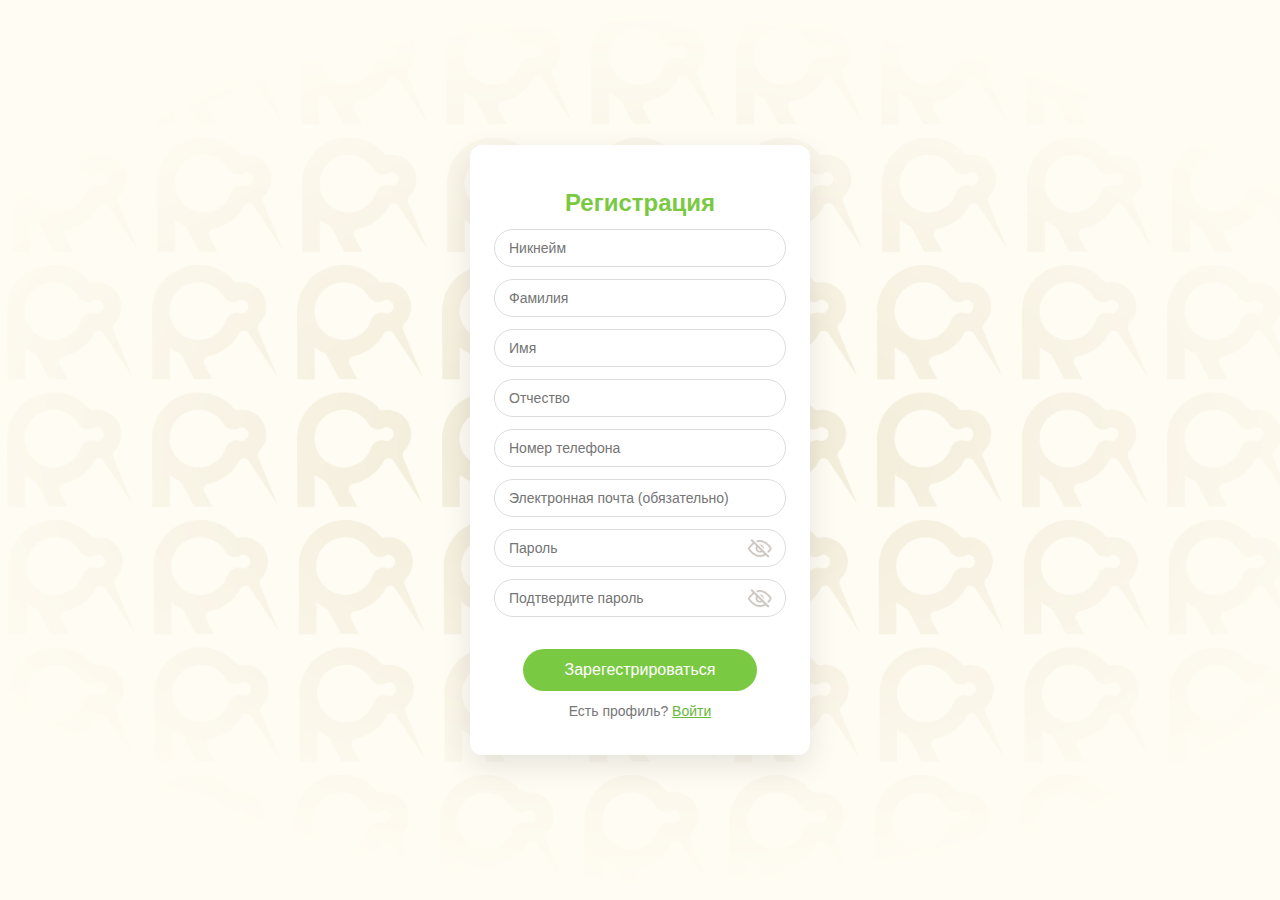
<file: login-registration/registration.html>
<!DOCTYPE html>
<html lang="ru">
<head>
  <meta charset="UTF-8">
  <title>Регистрация</title>
  <link rel="stylesheet" href="./css/style.css">
</head>
<body>
    <div class="registration-wrapper">
    <div class="registration-card">
        <h2 class="title"><strong>Регистрация</strong></h2>

        <input type="text" placeholder="Никнейм">
        <input type="text" placeholder="Фамилия">
        <input type="text" placeholder="Имя">
        <input type="text" placeholder="Отчество">
        <input type="text" placeholder="Номер телефона">
        <input type="text" placeholder="Электронная почта (обязательно)">

        <div class="password-field">
        <input type="password" placeholder="Пароль">
        <span class="eye">
            <img src="assets/closed_eye.png" alt="Показать пароль">
        </span>
      </div>

      <div class="password-field">
        <input type="password" placeholder="Подтвердите пароль">
        <span class="eye">
            <img src="assets/closed_eye.png" alt="Показать пароль">
        </span>
      </div>

      <button class="registration-btn">Зарегестрироваться</button>

      <p class="no-account">Есть профиль? <a href="login.html" class="link">Войти</a></p>


    </div>
    </div>

    <script src="js/main.js"></script>
</body>
</html>
</file>
<file: frontend/assets/css/main-page-style.css>
:root {
  --bg-color: #fffdf7;       /* Кремовый фон */
  --green: #90C825;          /* Лаймовый зеленый киви */
  --color-lime-400: #a3e635;
  --color-lime-600: #65a30d;
  --dark: #2D2C28;     /* Темный цвет для текста и футера */
  --text-brown: #574231;      /* Коричневый цвет */
  --light-brown: #92897f;
  --border-color: #F0EBE5;  /* Цвет границ */
  --transparent-brown: #44342395; /* Коричневый прозрачный цвет */
}

body {
  margin: 0;
  font-family: 'Inter', sans-serif;
  background-color: var(--bg-color);
  color: var(--dark);
  display: flex;
  flex-direction: column;
  min-height: 100vh;
}
::selection {
  background-color: var(--green); /* Цвет фона выделения */
  color: white;                   
}
.active-form:focus-within,
.input-block:focus-within {
  outline: none; 
  border-color: var(--green) !important; 
  box-shadow: 0 0 0 3px rgba(144, 200, 37, 0.2);
  transition: all 0.2s ease-in-out; 
}
.search-bar:focus-within svg { 
  color: var(--green);
  transition: 0.3s ease;
}
.active-input:focus {
  outline: none;
  border-color: var(--green) !important;
  box-shadow: 0 0 0 3px rgba(126, 194, 0, 0.388);
  transition: all 0.2s ease-in-out;
}
/* Иконки */
.icon {
  width: 24px;
  height: 24px;
  stroke: currentColor;
  fill: none;
}
.views-icon {
  width: 17px;
  height: 17px;
}
.favorite-icon {
  color:var(--green);
  width: 25px;
  height: 25px;
}
.header-location-icon {
  width: 20px;
  height: 20px;
}
.search-icon {
  color: var(--light-brown);
}
.container {
  width: 100%;
  max-width: 1200px;
  min-width: 910px;
  margin: 0 auto;
  padding: 0 20px;
  box-sizing: border-box;
}



.green-text { color: var(--green); }

input::placeholder {
  color: var(--transparent-brown);
  opacity: 1;
}

.site-header {
  background-color: var(--bg-color);
  border-bottom: 1px solid var(--border-color);
}

.header-top {
  display: flex;
  align-items: center;
  justify-content: space-between;
  padding: 15px 0;
  gap:20px;
}

.logo {
  display: flex;
  align-items: center;
  gap: 8px;
  text-decoration: none;
  font-size: 24px;
  font-weight: 800;
  color: var(--dark);
}
.search-bar {
  flex-grow: 1;
  max-width: 600px;
  background: white;
  border: 1px solid var(--border-color);
  border-radius: 50px;
  padding: 5px 5px 5px 20px;
  display: flex;
  align-items: center;
}

.search-bar input {
  border: none;
  outline: none;
  flex-grow: 1;
  font-size: 15px;
  margin: 0 10px;
}

.location-wrapper {
  position: relative;
}
.city-dropdown {
  display: none;
  position: absolute;
  top: 100%;       
  right: 0;        
  background: white;
  border: 1px solid var(--border-color);
  border-radius: 12px;
  box-shadow: 0 4px 15px rgba(0,0,0,0.1);
  min-width: 150px;
  z-index: 1000;   
  padding: 5px 0;
  margin-top: 10px; 
}

.city-dropdown.show {
  display: block;
}

.city-option {
  padding: 10px 15px;
  cursor: pointer;
  font-size: 14px;
  color: var(--text-brown);
}

.city-option:hover {
  background-color: var(--bg-color);
  color: var(--green); 
}

.location {
  font-size: 16px;
  color: var(--text-brown);
  stroke: var(--text-brown);
  display: flex;
  max-width: 200px; 
  align-items: center;
  white-space: nowrap;
  gap: 2px;
}
.location-text {
  white-space: nowrap;
  overflow: hidden;
  text-overflow: ellipsis;
  display: block; 
}
.btn-search {
  background: var(--green);
  color: white;
  border: none;
  border-radius: 40px;
  padding: 8px 25px;
  font-weight: bold;
  cursor: pointer;
}

.header-actions {
  display: flex;
  gap: 15px;
}
.add-icon-wrapper {
  display: flex;
}
.log-in-icon {
  transform: translateX(-5px);
  margin-right: -7px;
}
.btn {
  padding: 10px 20px;
  border-radius: 40px;
  font-weight: 600;
  cursor: pointer;
  display: flex;
  align-items: center;
  gap: 8px;
  font-size: 14px;
  transition: 0.2s;
  text-decoration: none;
}

.btn-outline {
  background: transparent;
  border: 2px solid var(--text-brown);
  color: var(--text-brown);
  fill: var(--text-brown);
}

.btn-outline:hover {
  background: var(--text-brown);
  border: 2px solid var(--text-brown);
  color: white;
  fill: white;
}
.btn-outline a {
  color: var(--text-brown);
  text-decoration: none;
}
.btn-outline:hover a {
  color: white;
}
.btn-primary {
  background: var(--green);
  border: none;
  stroke:white;
  color: white;
}
.btn-primary:hover { opacity: 0.8; }

.accept {
  display: flex;
  justify-content: center;
}
.accept button {
  width: 100%;
  justify-content: center;
}
.card-header {
  display: flex;
  justify-content: space-between;
  align-items: flex-start;
  gap: 10px;
  width: 100%;
}
.favorite-button {
  display: flex;
  justify-content: center;
  align-items: center;
  stroke: var(--green);
  fill:transparent;
  background: none;
  border: none;
  width: 25px;
  height: 25px;
  padding:0;
}
.favorite-button:hover {
  fill:var(--green);
  transform: scale(0.9);
  transition: 0.2s ease-in-out;
}
.favorite-button.favorite-product svg {
  fill: var(--green);
}
.favorite-button:active {
  transform: scale(0.9);
  transition: 0.2s ease-in-out;
}
.header-bottom {
  border-top: 1px solid var(--border-color);
  background-color: white;
  padding: 10px 0;
  overflow-x: auto;
}

.categories-container {
  display: flex;
  gap: 10px;
}

.cat-link {
  text-decoration: none;
  color: var(--text-brown);
  padding: 8px 18px;
  border-radius: 20px;
  font-size: 14px;
  font-weight: 600;
  background-color: var(--bg-color);
  border: 1px solid var(--border-color);
  white-space: nowrap;
  transition: 0.2s;
}

.cat-link.active {
  background-color: var(--dark);
  border-color: var(--dark);
  color: white;
}
.cat-link:hover {
  background-color: var(--green);
  border-color: var(--green);
  color: white;
}

/* --- HERO SECTION (Баннер) --- */
.hero-section {
  margin-top: 20px;
  background: linear-gradient(90deg, #4b3f35 0%, #2f2a25 100%);
  border-radius: 12px;
  padding: 60px;
  color: white;
  box-shadow: 0 10px 30px rgba(0,0,0,0.1);
}

.hero-content h1 {
  font-size: 36px;
  margin: 0 0 15px 0;
  line-height: 1.2;
}

.hero-content p {
  color: var(--bg-color);
  margin-bottom: 25px;
}

.btn-large {
  padding: 12px 30px;
  display: inline-block;
  font-size: 16px;
}
/* Account */
.account-wrapper {
  width: 45px;
  height: 45px;
  cursor:pointer;
  position: relative;
  border-radius: 50%;
  display: flex;           
  justify-content: center; 
  align-items: center; 
  color:white;
  stroke: white;
  background-color: var(--green);
}
.acc-icon {
  width: 24px;
}
.account-dropdown {
  display: none;
  position: absolute;
  top: 100%;       
  right: 0;        
  background: white;
  border: 1px solid var(--border-color);
  border-radius: 12px;
  box-shadow: 0 4px 15px rgba(0,0,0,0.1);
  min-width: 150px;
  z-index: 1000;   
  margin-top: 10px; 
  flex-direction: column;
  align-items: stretch;
  text-align: center;
  justify-content: center;
}

.account-dropdown.show {
  display: flex;
}

.account-dropdown h3 {
  color: var(--green);
  border-bottom: 1px solid var(--border-color);
  padding: 5px 20px;
}
.account-option {
  padding: 10px 15px;
  border-radius: 12px;
  cursor: pointer;
  font-size: 14px;
  color: var(--text-brown);
  transition: 0.2s;
  text-decoration: none;
  border: none;             
  background: transparent;      
}

.account-option:hover {
  background-color: var(--bg-color);
  color: var(--green); 
}
.exit-button {
  width: 100%;
  margin: 0;
  padding: 0;
}
.exit-option {
  width: 100%;       
  display: block;    
}
.exit-option:hover {
  color: white;
  background-color: rgb(255, 142, 142);
}
.acc-menu-options {
  display: flex;
  flex-direction: column;
  align-items: stretch;
  justify-content: center;
  border-bottom: 1px solid var(--border-color);
  border: 100%;
}
/* --- MAIN LAYOUT (Сетка) --- */
.main-layout {
  display: flex;
  gap: 30px;
  margin-bottom: 60px;
  margin-top: 40px;
}

/* Сайдбар слева */
.sidebar {
  width: 250px;
  flex-shrink: 0;
  background-color: white;
  border: 2px solid var(--border-color);
  border-radius: 12px;
  height: fit-content; 
  padding: 20px 30px;
}
.filter {
  margin-bottom: 20px;
}
.sidebar h3 {
  font-size: 14px;
  margin-top: 0;
  margin-bottom: 7px;
}
.input-block {
  display: flex;
  align-items: center;
  border: 1px solid var(--border-color); 
  border-radius: 8px;     
  background: white;
  overflow: hidden;     
}
.input-block input{
  border: none;           
  outline: none;          
  padding: 10px 15px;
  width: 100%;             
  font-size: 14px;    
}
.price-inputs input {
  border: none;           
  outline: none;          
  padding: 10px 15px;
  width: 50%;             
  font-size: 14px;
}

.price-inputs input:first-child {
  border-right: 1px solid var(--border-color);
}
.has-discount input[type="checkbox"]{
  width: 15px;
  height:15px;
  cursor:pointer;
  accent-color:var(--green);
}
/* Контент справа */
.content-area {
  flex-grow: 1;
}

.content-area h2 {
  font-size: 24px;
  margin-top: 0;
  margin-bottom: 20px;
}
.catalog-header {
  display: flex;
  justify-content: space-between; 
  align-items: center;            
  margin-bottom: 20px;            
  position: relative;             
}

.catalog-header h2 {
  margin: 0; 
}

/* Кнопка сортировки */
.sort-button {
  background: none;
  border: none;
  cursor: pointer;
  display: flex;
  align-items: center;
  gap: 8px;
  font-family: inherit;
  font-size: 14px;
  color: var(--dark);
}

.sort-button:hover {
  color: var(--green);
}
.sort-button:hover svg {
  stroke: var(--green);
}

.sort-dropdown {
  display: none;
  position: absolute;
  top: 100%;
  right: 0;
  background: white;
  border: 1px solid var(--border-color);
  border-radius: 12px;
  box-shadow: 0 4px 15px rgba(0,0,0,0.1);
  padding: 5px 0;
  z-index: 100;
  min-width: 180px;
}

.sort-dropdown.show { display: block; }

.sort-option {
  padding: 10px 20px;
  cursor: pointer;
  font-size: 14px;
}
.sort-option:hover { background-color: var(--bg-color); color: var(--green); }

/* Сетка товаров */
.products-grid {
  display: grid;
  grid-template-columns: repeat(4, 1fr);
  gap: 20px;
}

.product-card {
  width: 187px;
  background: white;
  border: 1px solid var(--border-color);
  border-radius: 12px;
  overflow: hidden;
  box-shadow: 0 2px 10px rgba(0,0,0,0.03);
  text-decoration: none;
}
.product-card:hover {
  border: 1px solid var(--color-lime-400);
  box-shadow: 0 2px 10px rgba(99, 56, 0, 0.2);
  transition: 0.2s ease-in-out;
}
.image-placeholder {
  display: flex;
  justify-content: center;
  align-items: center;
  min-height: 175px;
  height: 175px;
  width: 100%;
}
.image-placeholder img {
    width: 100%;     
    height: 100%;     
    object-fit: cover; 
}

.gradient-green {
  background: linear-gradient(180deg, #90C825 0%, #C6E48A 100%);
}

.card-info {
  display: flex;
  flex-direction: column; 
  align-items: flex-start;
  justify-content: space-between;
  padding: 10px 15px;
  border-top: 1px solid var(--border-color);
  height: 100px; 
  color: var(--dark);
}

.card-info p.text-line {
  font-size: 16px;
  margin: 0;
  display: -webkit-box;
  -webkit-line-clamp: 2;
  line-clamp: 2; 
  -webkit-box-orient: vertical;
  overflow: hidden;
  word-break: break-word;
  margin-bottom: 8px;
}
.product-price {
  font-size: 18px;
  font-weight: bold;
  margin-bottom: 5px;
}
.product-location-icon {
  width: 15px;
}
.product-location {
  display:flex;
  align-items: center;
  margin-top: 5px;
  font-size: 14px;
  color: var(--transparent-brown);
  white-space: nowrap;     
  overflow: hidden;        
  text-overflow: ellipsis; 
  flex-grow: 1;            
  min-width: 0;
  gap:3px;    
}
.product-bottom-info {
  display: flex;
  justify-content: space-between;
  align-items: center;
  width: 100%;
  font-size: 14px;
  gap: 10px;
  border-top: 1px solid var(--border-color);
  margin-bottom: 10px;
}
.product-views {
  margin-top: 5px;
  display: flex;
  gap:2px;
  align-items: center;
  font-size:14px;
  word-break: break-word;
  color: var(--transparent-brown);
  flex-shrink: 0;
  white-space: nowrap;  
}
.product-views p{
  margin: 0;
}
/* --- FOOTER FIX --- */
.footer {
    padding: 60px 0;
    background-color: var(--dark);
    color: white;
    margin-top: auto; /* Прижимает футер к низу, если контента мало */
}

/* Сетка футера */
.footer .grid-4 {
    display: grid;
    grid-template-columns: repeat(4, 1fr);
    gap: 30px;
}

/* Логотип в футере (отдельный класс, чтобы не конфликтовал с хедером) */
.logo-footer {
    display: flex;
    align-items: center;
    gap: 12px;
    margin-bottom: 20px;
}

.logo-text-footer {
    font-size: 24px;
    font-weight: 800;
    color: white;
    line-height: 1;
}

/* Заголовки колонок */
.footer-title {
    font-size: 16px;
    font-weight: 700;
    color: white;
    margin-bottom: 20px;
    margin-top: 0;
}

/* Ссылки */
.footer-links {
    list-style: none;
    padding: 0;
    margin: 0;
    display: flex;
    flex-direction: column;
    gap: 10px;
}

.footer-links li a {
    color: #a8a29e; /* Светло-серый (Slate-400) */
    text-decoration: none;
    font-size: 14px;
    transition: color 0.2s;
}

.footer-links li a:hover {
    color: var(--green);
}

/* Копирайт */
.footer-copy {
    color: #a8a29e;
    font-size: 14px;
    line-height: 1.5;
    margin: 0;
}

/* Соцсети */
.social-links {
    display: flex;
    gap: 15px;
}

.social-icon {
    color: #a8a29e;
    transition: color 0.2s;
}

.social-icon:hover {
    color: var(--green);
}

/* Иконки Lucide в футере */
.social-icon svg {
    width: 24px;
    height: 24px;
}

/* Адаптив для футера */
@media (max-width: 768px) {
    .footer .grid-4 {
        grid-template-columns: 1fr; /* Одна колонка на мобильных */
        gap: 40px;
        text-align: center;
    }

    .logo-footer {
        justify-content: center;
    }
    
    .social-links {
        justify-content: center;
    }
}

/* ===== PROFILE PAGE ===== */
.profile-page {
  margin-top: 40px;
  margin-bottom: 60px;
}

.profile-layout {
  display: flex;
  gap: 30px;
}

/* ===== PROFILE CARD ===== */
.profile-card {
  width: 300px;
  flex-shrink: 0;
  background: white;
  border: 2px solid var(--border-color);
  border-radius: 16px;
  padding: 30px 25px;
  text-align: center;
  height: fit-content;
}

.profile-avatar {
  width: 110px;
  height: 110px;
  border-radius: 50%;
  object-fit: cover;
  margin-bottom: 15px;
}

.profile-name {
  margin: 0;
  font-size: 20px;
}

.profile-nickname {
  font-size: 14px;
  color: var(--transparent-brown);
  margin-bottom: 10px;
}

.profile-rating {
  font-size: 15px;
  margin-bottom: 20px;
}

.profile-rating span {
  color: var(--transparent-brown);
}

.profile-info {
  border-top: 1px solid var(--border-color);
  margin-top: 15px;
  padding-top: 15px;
  text-align: left;
}

.info-row {
  display: flex;
  justify-content: space-between;
  font-size: 14px;
  margin-bottom: 10px;
}

.info-row span {
  color: var(--transparent-brown);
}

/* ===== PROFILE CONTENT ===== */
.profile-content {
  flex-grow: 1;
}

/* ===== PRODUCT IMAGE ===== */
.product-image {
  width: 100%;
  height: 160px;
  background: #f5f3ee;
  border-radius: 12px;
  overflow: hidden;

  display: flex;
  align-items: center;
  justify-content: center;
}

.product-image img {
  width: 100%;
  height: 100%;
  object-fit: cover;
}


/* ===== REVIEWS PAGE ===== */
.reviews-page {
  margin-top: 40px;
  margin-bottom: 60px;
  max-width: 800px;
}

/* TABS */
.reviews-tabs {
  display: flex;
  gap: 10px;
  margin-bottom: 25px;
}

.tab {
  padding: 10px 20px;
  border-radius: 30px;
  border: 1px solid var(--border-color);
  background: white;
  cursor: pointer;
  font-weight: 600;
}

.tab.active {
  background: var(--green);
  color: white;
  border-color: var(--green);
}

/* WRITE REVIEW */
.write-review-card {
  background: white;
  border-radius: 16px;
  padding: 25px;
  border: 2px solid var(--border-color);
  margin-bottom: 30px;
}

.write-review-card textarea {
  width: 100%;
  height: 100px;
  margin-top: 15px;
  padding: 12px;
  border-radius: 12px;
  border: 1px solid var(--border-color);
  resize: none;
  font-family: inherit;
}

.rating-input {
  display: flex;
  justify-content: space-between;
  align-items: center;
}

.stars {
  font-size: 22px;
  color: var(--green);
  cursor: pointer;
}

/* REVIEW CARD */
.review-card {
  background: white;
  border-radius: 16px;
  padding: 20px;
  border: 2px solid var(--border-color);
  margin-bottom: 20px;
}

.review-card.my-review {
  border-color: var(--green);
}

.review-header {
  display: flex;
  gap: 12px;
  align-items: center;
}

.review-avatar {
  width: 44px;
  height: 44px;
  border-radius: 50%;
  object-fit: cover;
}

.review-name {
  font-weight: 600;
}

.review-meta {
  font-size: 13px;
  color: #777;
}

.review-text {
  margin-top: 12px;
  font-size: 14px;
  color: #333;
}

/*For Links in reviews*/
.review-link {
  color:#777;
}

/* ===== PAGINATION ===== */
.pagination {
  display: flex;
  justify-content: center;
  align-items: center;
  gap: 10px;
  margin-top: 40px;
}

.page-btn {
  width: 42px;
  height: 42px;

  border-radius: 50%;
  border: 1px solid var(--border-color);
  background: white;
  color: var(--dark);

  font-size: 14px;
  font-weight: 600;
  cursor: pointer;
  transition: 0.2s;

  display: flex;
  align-items: center;
  justify-content: center;
  text-decoration: none;
}

.page-btn:hover {
  background: var(--green);
  color: white;
  border-color: var(--green);
}

.page-btn.active {
  background: var(--dark);
  color: white;
  border-color: var(--dark);
  cursor: default;
}

.page-btn.disabled {
  opacity: 0.4;
  cursor: not-allowed;
}

.page-dots {
  padding: 0 5px;
  font-weight: 600;
  color: var(--transparent-brown);
}

.create-ad-link {
  color:#2D2C28;
}

/* ===== PROFILE EDIT ===== */

.avatar-upload {
  display: flex;
  flex-direction: column;
  align-items: center;
  gap: 12px;
  margin-bottom: 20px;
}

.avatar-btn {
  font-size: 13px;
  padding: 8px 16px;
}

.profile-edit-form {
  display: flex;
  flex-direction: column;
  gap: 14px;
  margin-bottom: 20px;
}

.profile-field {
  display: flex;
  flex-direction: column;
  font-size: 13px;
  color: var(--transparent-brown);
  gap: 5px;
}

.profile-field input {
  padding: 10px 14px;
  border-radius: 10px;
  border: 1px solid var(--border-color);
  font-size: 14px;
  outline: none;
}

.profile-field input:focus {
  border-color: var(--green);
}

/* ===== PROFILE DISPLAY INFO ===== */

.profile-display-info {
  text-align: center;
  margin-bottom: 20px;
}

.profile-name {
  margin: 10px 0 4px;
  font-size: 20px;
  font-weight: 700;
}

.profile-username {
  font-size: 14px;
  color: var(--transparent-brown);
  margin-bottom: 10px;
}

.profile-meta {
  display: flex;
  flex-direction: column;
  gap: 6px;
  font-size: 14px;
  color: var(--text-brown);
}

/* ===== PROFILE EDIT TOGGLE ===== */

.profile-edit-wrapper {
  max-height: 0;
  overflow: hidden;
  transition: max-height 0.4s ease, opacity 0.3s ease;
  opacity: 0;
}

.profile-edit-wrapper.open {
  max-height: 800px; /* с запасом */
  opacity: 1;
}

.edit-profile-btn {
  width: 100%;
  margin: 20px 0;
  justify-content: center;
}

/* ===== ОПИСАНИЕ ПРОФИЛЯ (ОТОБРАЖЕНИЕ) ===== */
.profile-description-display {
  margin-top: 1.5rem;
  padding: 1rem;
  background-color: #f8f9fa;
  border-radius: 12px;
  border-left: 4px solid var(--green);
  text-align: left;
  font-size: 14px;
  line-height: 1.5;
  color: var(--text-brown);
}

.profile-description-display p {
  margin: 0;
  color: var(--dark);
  line-height: 1.5;
  font-size: 14px;
  font-weight: 400;
}

/* ===== ТЕКСТОВОЕ ПОЛЕ ДЛЯ ОПИСАНИЯ ===== */
.profile-field-textarea {
  font-size: 13px;
  color: var(--transparent-brown);
  gap: 5px;
  grid-column: 1 / -1; /* Растягиваем на всю ширину формы */
}

.profile-field-textarea textarea {
  width: 100%;
  padding: 10px 14px;
  border: 1px solid var(--border-color);
  border-radius: 10px;
  font-family: inherit;
  font-size: 14px;
  color: var(--dark);
  resize: vertical;
  min-height: 100px;
  outline: none;
  transition: border-color 0.2s ease;
  box-sizing: border-box;
}

.profile-field-textarea textarea::placeholder {
  color: var(--transparent-brown);
  opacity: 1;
}

.profile-field-textarea textarea:focus {
  border-color: var(--green);
  box-shadow: 0 0 0 2px rgba(144, 200, 37, 0.1);
}

/* ===== CUSTOM NOTIFICATION ===== */

.custom-notification {
  position: fixed;
  top: 20px;
  left: 50%;
  transform: translateX(-50%);
  background: white;
  border: 2px solid var(--green);
  color: var(--dark);
  padding: 12px 20px;
  border-radius: 14px;
  font-weight: 600;
  box-shadow: 0 6px 20px rgba(0,0,0,0.1);
  display: none;
  z-index: 999;
}
</file>
<file: frontend/assets/css/create-ad.css>
.create-ad-page {
  padding: 40px 0;
}

.page-title {
  margin-bottom: 25px;
}

.create-ad-form {
  background: white;
  border-radius: 14px;
  padding: 30px;
  border: 1px solid var(--border-color);
  display: grid;
  gap: 18px;
}

.create-ad-form label {
  display: flex;
  flex-direction: column;
  font-size: 14px;
  gap: 6px;
}

.create-ad-form input,
.create-ad-form textarea,
.create-ad-form select {
  padding: 10px 14px;
  border-radius: 10px;
  border: 1px solid var(--border-color);
  font-size: 14px;
}

.create-ad-form textarea {
  resize: vertical; 
  min-height: fit-content;
  max-width: 100%; 
}
/* ===== IMAGE UPLOAD ===== */
.image-upload {
  display: flex;
  flex-direction: column;
  gap: 10px;
}

.upload-title {
  font-weight: 600;
}

.upload-box {
  border: 2px dashed var(--border-color);
  border-radius: 12px;
  padding: 25px;
  text-align: center;
  cursor: pointer;
  color: #777;
  transition: 0.2s;
}

.upload-box:hover {
  border-color: var(--green);
  color: var(--green);
}

.upload-box input {
  display: none;
}

.image-preview {
  display: flex;
  gap: 10px;
  flex-wrap: wrap;
}

.image-preview img {
  width: 90px;
  height: 90px;
  object-fit: cover;
  border-radius: 10px;
  border: 1px solid var(--border-color);
}
/* Контейнер для одной картинки */
.image-item {
  position: relative;
  width: 90px;
  height: 90px;
}

.image-item img {
  width: 100%;
  height: 100%;
  object-fit: cover;
  border-radius: 10px;
  border: 1px solid var(--border-color);
}

.remove-btn {
  position: absolute;
  top: -8px;    
  right: -8px;  
  width: 20px;
  height: 20px;
  background: white; 
  border: 1px solid var(--border-color);
  border-radius: 50%; 
  color: #555;
  font-size: 14px;
  line-height: 1;
  cursor: pointer;
  display: flex;
  align-items: center;
  justify-content: center;
  box-shadow: 0 2px 4px rgba(0,0,0,0.1);
  transition: 0.2s;
}

.remove-btn:hover {
  background: #ff4d4d; /* Красный при наведении */
  color: white;
  border-color: #ff4d4d;
}

.btn-submit {
  margin-top: 15px;
  width: fit-content;
}

.btn-cancel {
  background-color: #8b5a2b; /* коричневый */
  color: #fff;
  text-decoration: none;
  display: inline-flex;
  align-items: center;
  justify-content: center;
}

.btn-cancel:hover {
  background-color: #73471f;
}


/* ===== USER SELECT ===== */
.user-select {
  display: flex;
  flex-direction: column;
  gap: 6px;
}

.user-row {
  display: flex;
  align-items: center;
  gap: 12px;
}

.user-row select {
  flex: 1;
}

.add-user-btn {
  font-size: 13px;
  font-weight: 600;
  color: var(--green);
  text-decoration: none;
  white-space: nowrap;
  padding: 8px 14px;
  border-radius: 20px;
  border: 1px solid var(--green);
  transition: 0.2s;
}

.add-user-btn:hover {
  background: var(--green);
  color: white;
}

.form-actions {
  display: flex;
  justify-content: space-between;
  align-items: center;
  margin-top: 25px;
}

/* маленькая кнопка "Назад" */
.btn-cancel {
  padding: 8px 16px;
  font-size: 14px;
  width: auto;
}

/* чтобы кнопка публикации не растягивалась */
.form-actions .btn {
  width: auto;
}
</file>
<file: frontend/assets/css/style-authorization.css>
* {
  box-sizing: border-box;
  --green: #90C825; 
  --border-color: #F0EBE5;
  --dark: #2D2C28;
  font-family: 'Inter', sans-serif;
}

body {
  margin: 0;
  height: 100vh;
  background: url("../images/log-background.svg") center / cover no-repeat;
  display: flex;
  justify-content: space-around;
  align-items: center;
}

/* Карточка логина */
.login-card {
  width: 360px;
  background: white;
  border-radius: 12px;
  padding: 24px;
  text-align: center;
  box-shadow: 0 10px 30px rgba(0, 0, 0, 0.1);
}

.registration-card {
  width: 360px;
  background: white;
  border-radius: 12px;
  padding: 24px;
  text-align: center;
  box-shadow: 0 10px 30px rgba(0, 0, 0, 0.1);
}

/* Заголовок */
.title {
  color: var(--green);
  margin-bottom: 12px;
}

/* Аватар */
.avatar img {
  width: 150px;
  margin-bottom: 16px;
}

/* Поля ввода */
input {
  width: 100%;
  padding: 10px 44px 10px 14px;
  margin-bottom: 12px;
  border-radius: 20px;
  border: 1px solid var(--border-color);
  outline: none;
  font-size: 14px;
}

input:focus {
  border-color: var(--green);
}

/* Поле пароля */
.password-field {
  position: relative;
}

/* Глазик */
.password-field .eye {
  position: absolute;
  right: 14px;
  top: 42%;
  transform: translateY(-50%);
  cursor: pointer;
}

.password-field .eye img {
  width: 24px;
  height: 20px;
  opacity: 0.6;
}

.password-field .eye img:hover {
  opacity: 1;
}

/* Кнопка */
.login-btn {
  width: 100%;
  padding: 12px;
  background: var(--green);
  border: none;
  border-radius: 25px;
  color: white;
  font-size: 16px;
  cursor: pointer;
}

.login-btn:hover {
  background: var(--green);
  opacity: 0.8;
}

.registration-btn {
  width: 80%;
  padding: 12px;
  margin-top: 20px;
  background: var(--green);
  border: none;
  border-radius: 25px;
  color: white;
  font-size: 16px;
  cursor: pointer;
}

.registration-btn:hover {
  background: var(--green);
  opacity: 0.8;
}

/* Текст */
.no-account {
  margin: 12px 0;
  font-size: 14px;
  color: #777;
}

/* Социальные кнопки */
.socials {
  display: flex;
  justify-content: center;
  gap: 16px;
}

.socials img {
  width: 32px;
  height: auto;
  object-fit: contain;
  cursor: pointer;
  opacity: 0.8;
}


.socials img:hover {
  opacity: 1;
}

.link {
    color:var(--green);
}

.modal-overlay {
  position: fixed;
  top: 0;
  left: 0;
  width: 100%;
  height: 100%;
  background-color: rgba(0, 0, 0, 0.6);
  backdrop-filter: blur(3px);
  display: flex;
  justify-content: center;
  align-items: center;
  z-index: 1000;
  opacity: 0;
  visibility: hidden;
  transition: opacity 0.3s ease, visibility 0.3s ease;
}

.modal-overlay.active {
  opacity: 1;
  visibility: visible;
}

.modal-card {
  background: white;
  padding: 30px 50px;
  border-radius: 16px;
  text-align: center;
  box-shadow: 0 10px 30px rgba(0,0,0,0.2);
  transform: translateY(20px);
  transition: transform 0.3s ease;
  font-family: sans-serif;
}

.modal-overlay.active .modal-card {
  transform: translateY(0);
}

.icon-circle {
  width: 60px;
  height: 60px;
  background-color: var(--green);
  color: white;
  border-radius: 50%;
  display: flex;
  align-items: center;
  justify-content: center;
  margin: 0 auto 15px;
}

.icon-circle svg {
  width: 32px;
  height: 32px;
}

.modal-card h3 {
  margin: 0 0 10px;
  color: var(--dark);
}

.modal-card p {
  margin: 0;
  color: #666;
}
</file>
<file: frontend/assets/css/style-product.css>
/* ===== VARIABLES ===== */
:root {
  --bg-color: #FFFCF2;       /* Кремовый фон */
  --green: #90C825;          /* Лаймовый зеленый киви */
  --dark: #2D2C28;     /* Темный цвет для текста и футера */
  --text-brown: #574231;      /* Коричневый цвет */
  --border-color: #F0EBE5;  /* Цвет границ */
  --transparent-brown: #44342395; /* Коричневый прозрачный цвет */
}

/* ===== BASE ===== */
* {
  box-sizing: border-box;
  font-family: 'Inter', sans-serif;
}

body {
  margin: 0;
  background: url("../images/log-background.svg") center / cover no-repeat;
  min-height: 100vh;
}

/* ===== CONTAINER ===== */

.container {
  width: 100%;
  max-width: 1200px;
  min-width: 910px;
  margin: 0 auto;
  padding: 0 20px;
  box-sizing: border-box;
}

.green-text { color: var(--green); }

input::placeholder {
  color: var(--transparent-brown);
  opacity: 1;
}

/* ===== HEADER ===== */
.site-header {
  background-color: var(--bg-color);
  border-bottom: 1px solid var(--border-color);
}

.header-top {
  display: flex;
  align-items: center;
  justify-content: space-between;
  padding: 15px 0;
  gap:20px;
}

.logo {
  display: flex;
  align-items: center;
  gap: 8px;
  text-decoration: none;
  font-size: 24px;
  font-weight: 800;
  color: var(--dark);
}
.search-bar {
  flex-grow: 1;
  max-width: 600px;
  background: white;
  border: 1px solid var(--border-color);
  border-radius: 50px;
  padding: 5px 5px 5px 20px;
  display: flex;
  align-items: center;
}

.search-bar input {
  border: none;
  outline: none;
  flex-grow: 1;
  font-size: 15px;
  margin: 0 10px;
}

.location-wrapper {
  position: relative;
}

.city-dropdown {
  display: none;
  position: absolute;
  top: 100%;       
  right: 0;        
  background: white;
  border: 1px solid var(--border-color);
  border-radius: 12px;
  box-shadow: 0 4px 15px rgba(0,0,0,0.1);
  min-width: 150px;
  z-index: 1000;   
  padding: 5px 0;
  margin-top: 10px; 
}

.city-dropdown.show {
  display: block;
}

.city-option {
  padding: 10px 15px;
  cursor: pointer;
  font-size: 14px;
  color: var(--text-brown);
}

.city-option:hover {
  background-color: var(--bg-color);
  color: var(--green); 
}

.location {
  font-size: 14px;
  color: var(--transparent-brown);
  stroke: var(--transparent-brown);
  display: flex;
  max-width: 200px; 
  align-items: center;
  padding-right: 15px;
  margin-right: 10px;
  border-right: 1px solid var(--border-color);
  white-space: nowrap;
  gap: 5px;
}
.location-text {
  white-space: nowrap;
  overflow: hidden;
  text-overflow: ellipsis;
  display: block; 
}

.header-actions {
  display: flex;
  gap: 15px;
}

/* ===== BUTTONS ===== */
.btn-search {
  background: var(--green);
  color: white;
  border: none;
  border-radius: 40px;
  padding: 8px 25px;
  font-weight: bold;
  cursor: pointer;
}
.btn {
  padding: 10px 20px;
  border-radius: 40px;
  font-weight: 600;
  cursor: pointer;
  display: flex;
  align-items: center;
  gap: 8px;
  font-size: 14px;
  transition: 0.2s;
  text-decoration: none;
}

.btn-outline {
  background: transparent;
  border: 2px solid var(--text-brown);
  color: var(--text-brown);
  fill: var(--text-brown);
}

.btn-outline:hover {
  background: var(--text-brown);
  border: 2px solid var(--text-brown);
  color: white;
  fill: white;
}
.btn-primary {
  background: var(--green);
  border: none;
  stroke:white;
  color: white;
}
.btn-primary:hover { opacity: 0.8; }


.btn-large {
  width: 100%;
  font-size: 16px;
  padding: 15px 0;
  justify-content: center;
  margin-top: 12px;
}

/* ===== PRODUCT PAGE ===== */
.product-page {
  padding: 40px 0;
}

.product-layout {
  display: flex;
  gap: 40px;
}

/* LEFT */
.product-left {
  flex: 2;
}

.product-images {
  background-color: white;
  padding:10px;
  border-radius: 20px;
  border: 2px solid var(--border-color);
}

.main-image {
  width: 100%;
  border-radius: 12px;
  object-fit: cover; 
  transition: 0.3s;  
}

.gallery {
  display: flex;
  gap: 10px;
  margin-top: 10px;
}

.gallery img {
  width: 80px;
  height: 80px;
  border-radius: 8px;
  object-fit: cover;
  cursor: pointer;
}

.thumbnail {
    width: 80px;       
    height: 60px;
    object-fit: cover;
    cursor: pointer;   
    border-radius: 4px;
    border: 2px solid transparent; 
    transition: 0.2s;
}

.thumbnail:hover {
    opacity: 0.8;     
}

.thumbnail.active {
    border-color: var(--green);
}


/* DESCRIPTION */
.product-description {
  margin-top: 30px;
  background: white;
  padding: 20px;
  border-radius: 12px;
  border: 1px solid var(--border-color);
  color: var(--dark);
}

/* RIGHT */
.product-right {
  flex: 1;
  background: white;
  border-radius: 12px;
  padding: 25px;
  border: 1px solid var(--border-color);
  color: var(--dark);
  height: fit-content;
}

.product-right .btn-outline {
  margin-top: 12px;
}


.product-title {
  margin-top: 0;
}

.product-price {
  font-size: 28px;
  font-weight: bold;
  margin: 15px 0;
  color: var(--dark);
}

/* ===== SELLER ===== */
.seller-card {
  margin-top: 25px;
  padding-top: 20px;
  border-top: 1px solid var(--border-color);
}

.seller-header {
  display: flex;
  gap: 12px;
  align-items: center;
}

.seller-avatar {
  width: 50px;
  height: 50px;
  border-radius: 50%;
  object-fit: cover;
}

.seller-name {
  font-weight: 600;
}

.seller-rating {
  display: flex;
  align-items: center;
  font-size: 14px;
  color: #777;
}

.seller-description {
  margin-top: 10px;
  font-size: 14px;
  color: #777;
}

.link {
  color:#90C825;
}

/*For Links in reviews*/
.review-link {
  color:#777;
}
</file>
<file: frontend/assets/css/reviews.css>
.rating-select {
  display: flex;
  gap: 6px;
  font-size: 26px;
  cursor: pointer;
  margin-bottom: 10px;
}

.rating-select .star {
  color: #dcdcdc;
  transition: color 0.2s;
}

.rating-select .star.active {
  color: #90C825; /* твой зелёный */
}
</file>
<file: login-registration/css/style.css>
* {
  box-sizing: border-box;
  font-family: Arial, sans-serif;
}

body {
  margin: 0;
  height: 100vh;
  background: url("../assets/background.png") center / cover no-repeat;
  display: flex;
  justify-content: center;
  align-items: center;
}

/* Карточка логина */
.login-card {
  width: 340px;
  background: #ffffff;
  border-radius: 12px;
  padding: 24px;
  text-align: center;
  box-shadow: 0 10px 30px rgba(0, 0, 0, 0.1);
}

.registration-card {
  width: 340px;
  background: #ffffff;
  border-radius: 12px;
  padding: 24px;
  text-align: center;
  box-shadow: 0 10px 30px rgba(0, 0, 0, 0.1);
}

/* Заголовок */
.title {
  color: #7ac943;
  margin-bottom: 12px;
}

/* Аватар */
.avatar img {
  width: 80px;
  margin-bottom: 16px;
}

/* Поля ввода */
input {
  width: 100%;
  padding: 10px 44px 10px 14px;
  margin-bottom: 12px;
  border-radius: 20px;
  border: 1px solid #ddd;
  outline: none;
  font-size: 14px;
}

input:focus {
  border-color: #7ac943;
}

/* Поле пароля */
.password-field {
  position: relative;
}

/* Глазик */
.password-field .eye {
  position: absolute;
  right: 14px;
  top: 42%;
  transform: translateY(-50%);
  cursor: pointer;
}

.password-field .eye img {
  width: 24px;
  height: 20px;
  opacity: 0.6;
}

.password-field .eye img:hover {
  opacity: 1;
}

/* Кнопка */
.login-btn {
  width: 100%;
  padding: 12px;
  background: #7ac943;
  border: none;
  border-radius: 25px;
  color: white;
  font-size: 16px;
  cursor: pointer;
}

.login-btn:hover {
  background: #6bb73b;
}

.registration-btn {
  width: 80%;
  padding: 12px;
  margin-top: 20px;
  background: #7ac943;
  border: none;
  border-radius: 25px;
  color: white;
  font-size: 16px;
  cursor: pointer;
}

.registration-btn:hover {
  background: #6bb73b;
}

/* Текст */
.no-account {
  margin: 12px 0;
  font-size: 14px;
  color: #777;
}

/* Социальные кнопки */
.socials {
  display: flex;
  justify-content: center;
  gap: 16px;
}

.socials img {
  width: 32px;
  height: auto;
  object-fit: contain;
  cursor: pointer;
  opacity: 0.8;
}


.socials img:hover {
  opacity: 1;
}

.link {
    color:#6bb73b;
}
</file>
